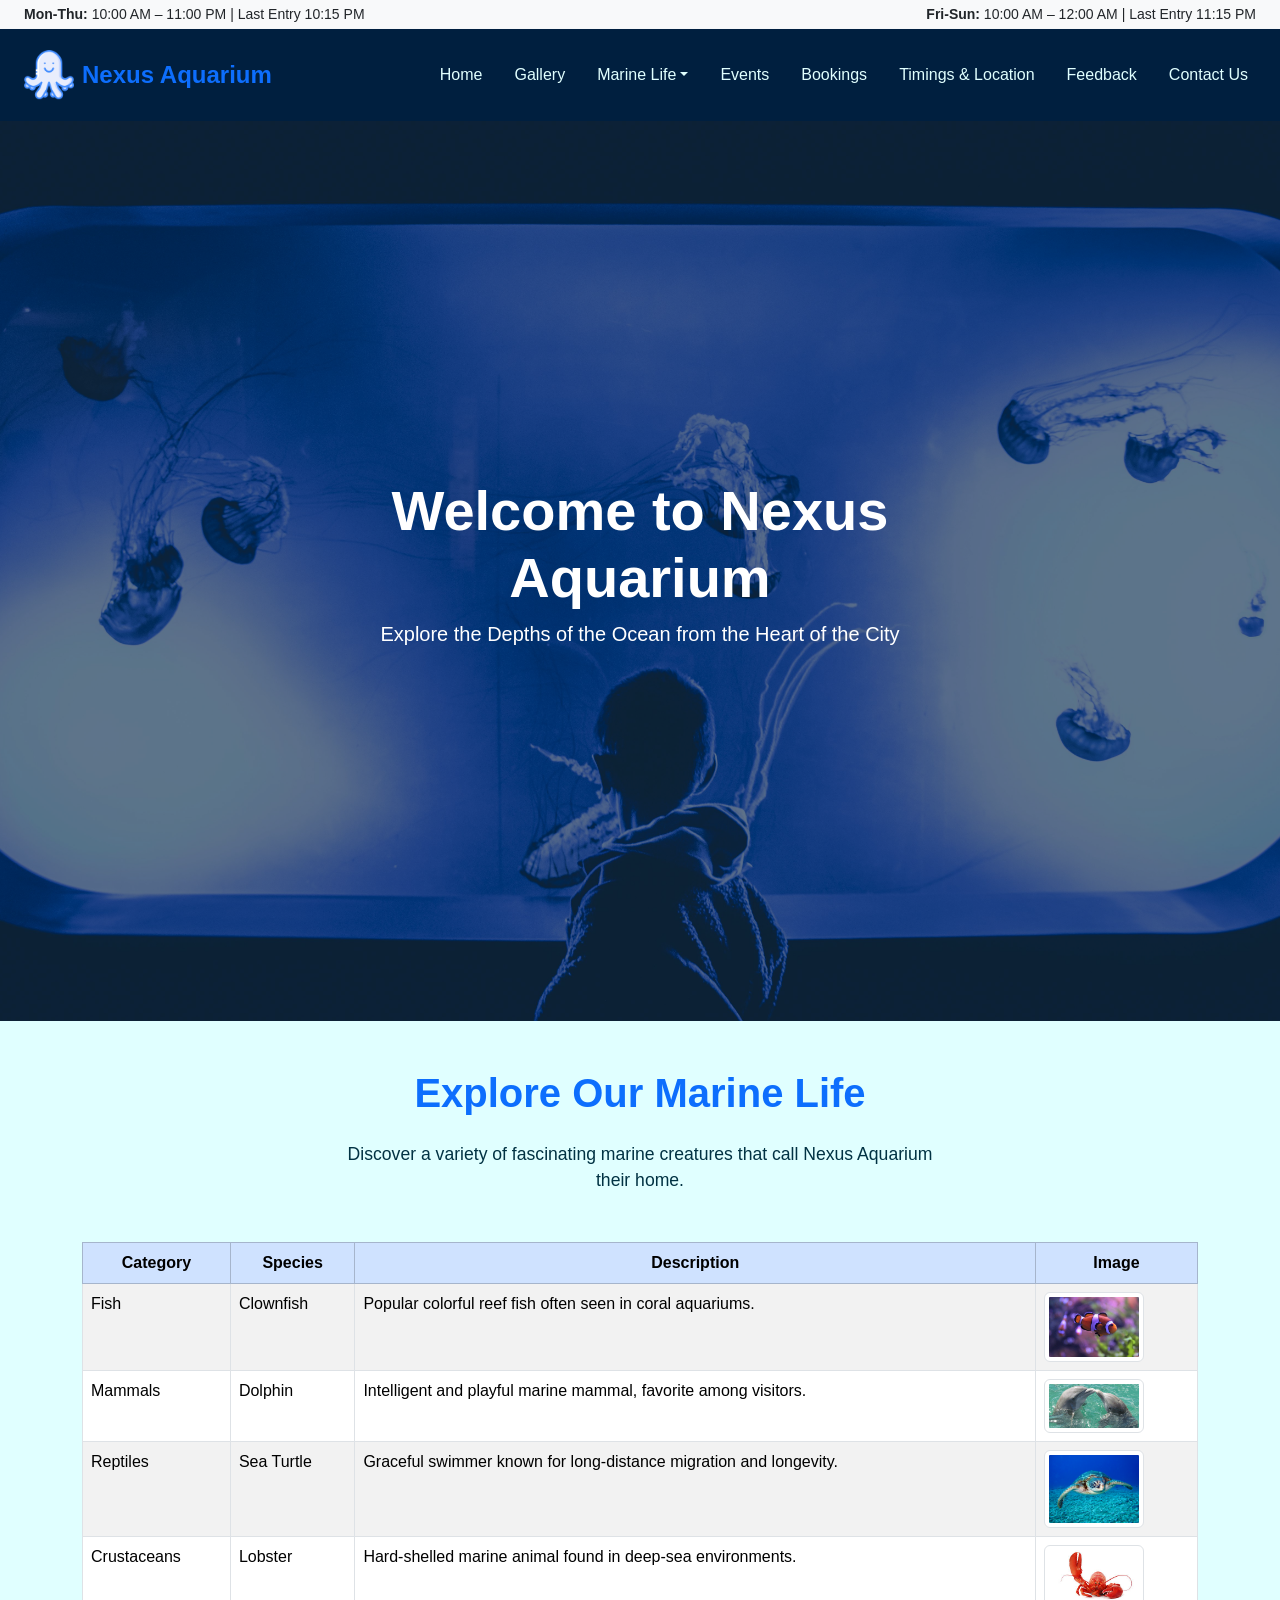
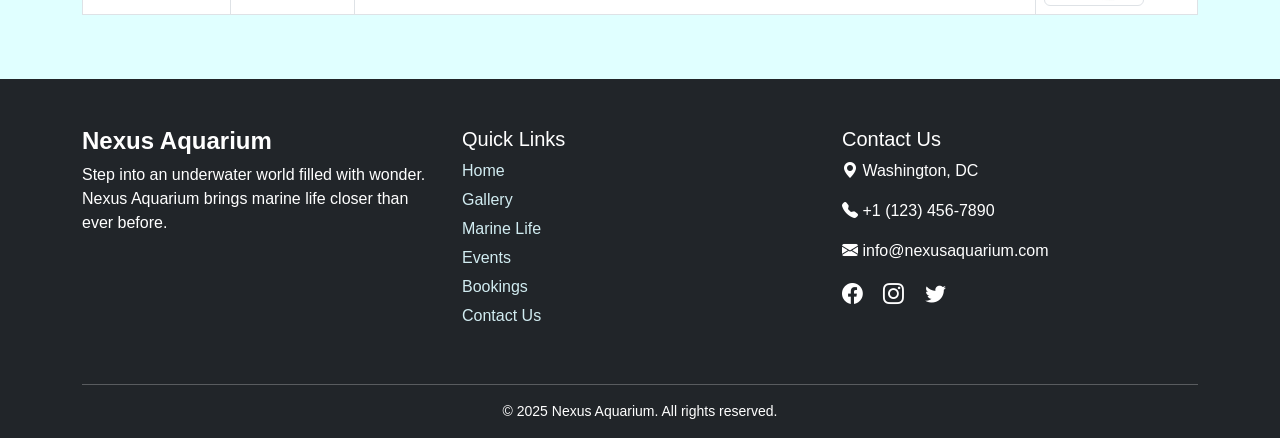
<file: index.html>
<!DOCTYPE html>
<html lang="en">
<head>
  <meta charset="UTF-8" />
  <meta name="viewport" content="width=device-width, initial-scale=1.0" />
  <title>Nexus Aquarium</title>
  <link href="https://cdn.jsdelivr.net/npm/bootstrap@5.3.3/dist/css/bootstrap.min.css" rel="stylesheet">
  <link href="https://cdn.jsdelivr.net/npm/bootstrap-icons@1.10.5/font/bootstrap-icons.css" rel="stylesheet">
  <link rel="stylesheet" href="./style.css">
</head>
<body>

<!-- Top Bar -->
<div class="topbar d-flex justify-content-between align-items-center px-4 py-1 text-dark small bg-light">
  <div>
    <strong>Mon-Thu:</strong> 10:00 AM – 11:00 PM | Last Entry 10:15 PM
  </div>
  <div>
    <strong>Fri-Sun:</strong> 10:00 AM – 12:00 AM | Last Entry 11:15 PM
  </div>
</div>

<!-- Main Navbar -->
<nav class="navbar navbar-expand-lg navbar-dark custom-navbar shadow-sm py-3">
  <div class="container-fluid px-4">
    <a class="navbar-brand d-flex align-items-center" href="#">
     <img src="./assets/octopus_5517980.png" alt="Logo" class="logo me-2">
      <span class="fw-bold text-primary fs-4">Nexus Aquarium</span>
    </a>
    <button class="navbar-toggler" type="button" data-bs-toggle="collapse" data-bs-target="#navbarMain">
      <span class="navbar-toggler-icon"></span>
    </button>

    <div class="collapse navbar-collapse" id="navbarMain">
      <ul class="navbar-nav ms-auto gap-3">
        <li class="nav-item"><a class="nav-link" href="./index.html">Home</a></li>
        <li class="nav-item"><a class="nav-link" href="./gallery.html">Gallery</a></li>

        <li class="nav-item dropdown">
          <a class="nav-link dropdown-toggle" href="#" role="button" data-bs-toggle="dropdown">Marine Life</a>
          <ul class="dropdown-menu dropdown-menu-light">
            <li><a class="dropdown-item" href="./fish.html">Fish</a></li>
            <li><a class="dropdown-item" href="./mamals.html">Mammals</a></li>
            <li><a class="dropdown-item" href="./reptiles.html">Reptiles</a></li>
            <li><a class="dropdown-item" href="./crustaoceans.html">Crustaceans</a></li>
          </ul>
        </li>

          <li class="nav-item dropdown">
            <a class="nav-link" href="./event.html" role="button" >Events</a>
          </li>

        <li class="nav-item"><a class="nav-link" href="./booking.html">Bookings</a></li>
        <li class="nav-item"><a class="nav-link" href="./timing-location.html">Timings & Location</a></li>
        <li class="nav-item"><a class="nav-link" href="./feedback.html">Feedback</a></li>
        <li class="nav-item"><a class="nav-link" href="./contact-us.html">Contact Us</a></li>
      </ul>
    </div>
  </div>
</nav>
<!-- Hero Section -->
<section class="hero-section d-flex align-items-center justify-content-center text-center text-white">
  <div class="overlay"></div>
  <div class="hero-content position-relative">
  <h1 class="display-4 fw-bold animate-slide-up">Welcome to Nexus Aquarium</h1>
  <p class="lead animate-fade-in-delay">Explore the Depths of the Ocean from the Heart of the City</p>
</div>

  </div>
</section>

<!-- Marine Life Section -->
<section class="marine-life-section py-5">
  <div class="container">
    <h2 class="text-center text-primary fw-bold mb-4">Explore Our Marine Life</h2>
    <p class="text-center mb-5">Discover a variety of fascinating marine creatures that call Nexus Aquarium their home.</p>

    <div class="table-responsive">
      <table class="table table-bordered table-striped animate-slide-in">
        <thead class="table-primary text-center">
          <tr>
            <th>Category</th>
            <th>Species</th>
            <th>Description</th>
            <th>Image</th>
          </tr>
        </thead>
        <tbody>
          <tr>
            <td>Fish</td>
            <td>Clownfish</td>
            <td>Popular colorful reef fish often seen in coral aquariums.</td>
            <td><img src="./assets/clownfish.jpg" alt="Clownfish" class="img-thumbnail" width="100"></td>
          </tr>
          <tr>
            <td>Mammals</td>
            <td>Dolphin</td>
            <td>Intelligent and playful marine mammal, favorite among visitors.</td>
            <td><img src="./assets/dolphin-1974975_1280.jpg" alt="Dolphin" class="img-thumbnail" width="100"></td>
          </tr>
          <tr>
            <td>Reptiles</td>
            <td>Sea Turtle</td>
            <td>Graceful swimmer known for long-distance migration and longevity.</td>
            <td><img src="./assets/turtle.jpg" alt="Sea Turtle" class="img-thumbnail" width="100"></td>
          </tr>
          <tr>
            <td>Crustaceans</td>
            <td>Lobster</td>
            <td>Hard-shelled marine animal found in deep-sea environments.</td>
            <td><img src="./assets/lobster.jpeg" alt="Lobster" class="img-thumbnail" width="100"></td>
          </tr>
        </tbody>
      </table>
    </div>
  </div>
</section>
<!-- Footer -->
<footer class="footer-section bg-dark text-white pt-5 pb-3">
  <div class="container">
    <div class="row">
      <!-- Logo & About -->
      <div class="col-md-4 mb-4">
        <h4 class="fw-bold">Nexus Aquarium</h4>
        <p>Step into an underwater world filled with wonder. Nexus Aquarium brings marine life closer than ever before.</p>
      </div>

      <!-- Quick Links -->
      <div class="col-md-4 mb-4">
        <h5>Quick Links</h5>
        <ul class="list-unstyled">
          <li><a href="#" class="footer-link">Home</a></li>
          <li><a href="#" class="footer-link">Gallery</a></li>
          <li><a href="#" class="footer-link">Marine Life</a></li>
          <li><a href="#" class="footer-link">Events</a></li>
          <li><a href="#" class="footer-link">Bookings</a></li>
          <li><a href="#" class="footer-link">Contact Us</a></li>
        </ul>
      </div>

      <!-- Contact Info -->
      <div class="col-md-4 mb-4">
        <h5>Contact Us</h5>
        <p><i class="bi bi-geo-alt-fill"></i> Washington, DC</p>
        <p><i class="bi bi-telephone-fill"></i> +1 (123) 456-7890</p>
        <p><i class="bi bi-envelope-fill"></i> info@nexusaquarium.com</p>
        <div class="social-icons mt-3">
          <a href="#"><i class="bi bi-facebook text-white me-3"></i></a>
          <a href="#"><i class="bi bi-instagram text-white me-3"></i></a>
          <a href="#"><i class="bi bi-twitter text-white"></i></a>
        </div>
      </div>
    </div>

    <hr class="bg-light" />
    <div class="text-center small">
      &copy; 2025 Nexus Aquarium. All rights reserved.
    </div>
  </div>
</footer>




<script src="https://cdn.jsdelivr.net/npm/bootstrap@5.3.3/dist/js/bootstrap.bundle.min.js"></script>
</body>
</html>
</file>
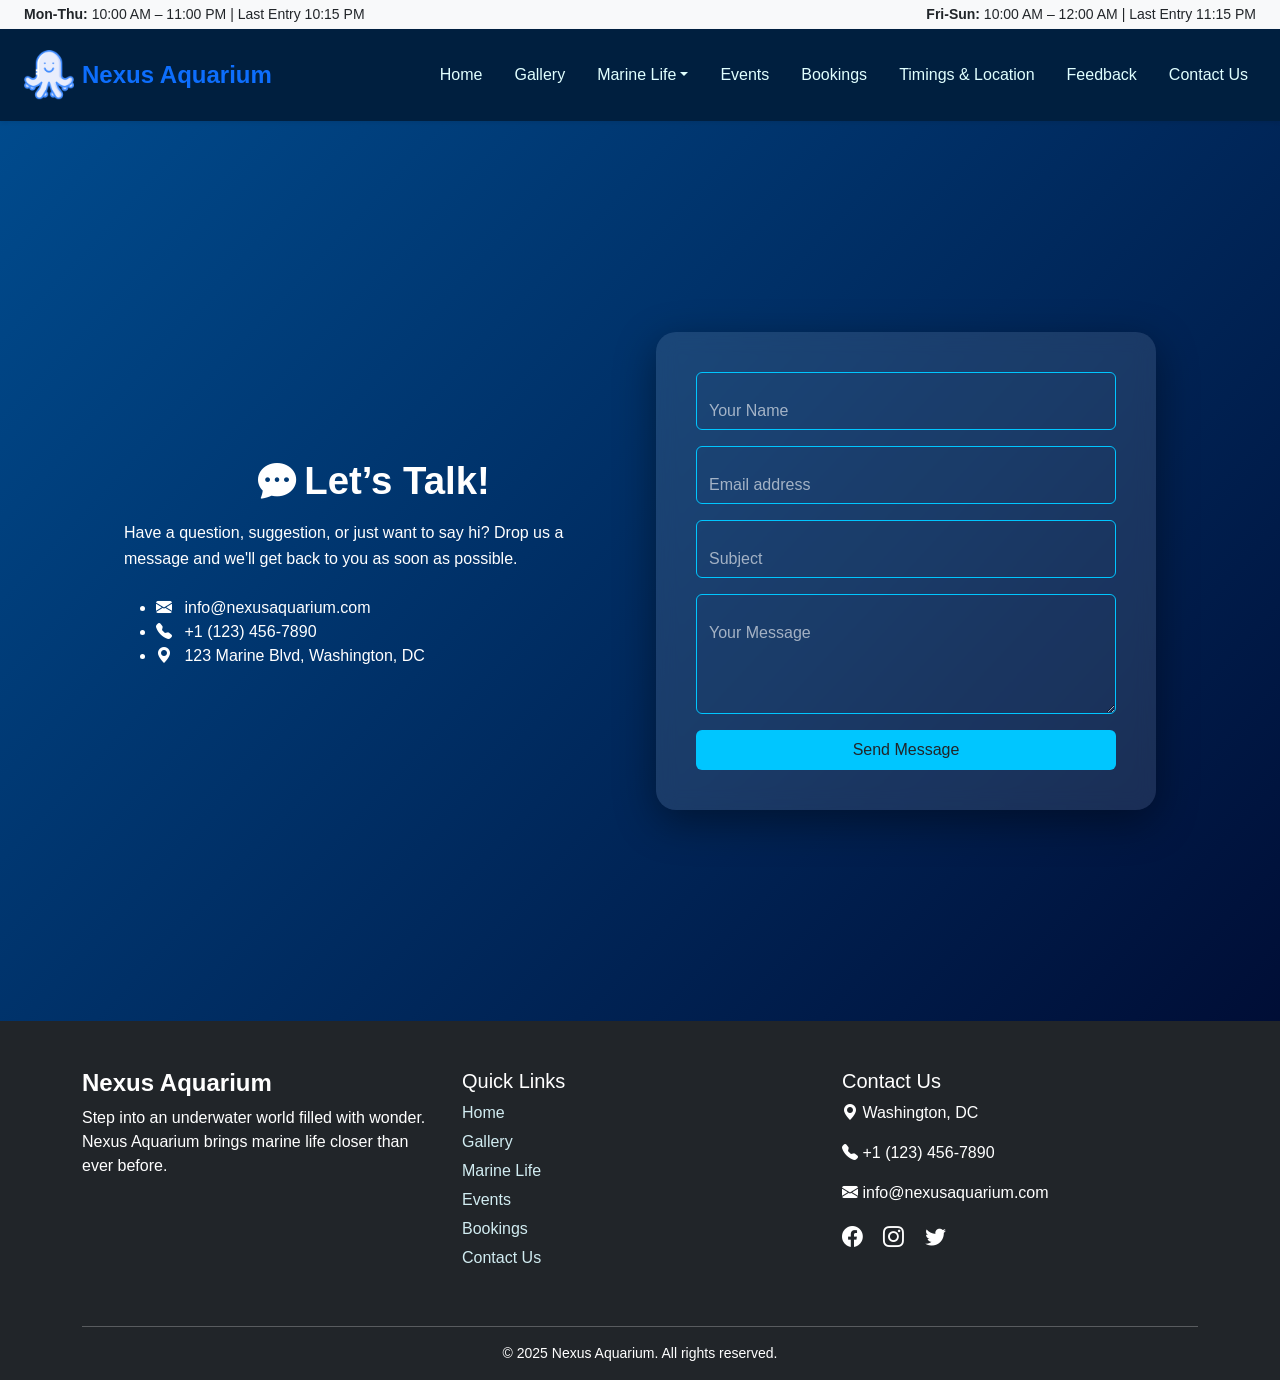
<file: contact-us.html>
<!DOCTYPE html>
<html lang="en">
<head>
  <meta charset="UTF-8">
  <title>Contact Us | Nexus Aquarium</title>
  <meta name="viewport" content="width=device-width, initial-scale=1" />
  <link href="https://cdn.jsdelivr.net/npm/bootstrap@5.3.3/dist/css/bootstrap.min.css" rel="stylesheet">
  <link href="https://cdn.jsdelivr.net/npm/bootstrap-icons@1.10.5/font/bootstrap-icons.css" rel="stylesheet">
    <link rel="stylesheet" href="./style.css">
  <style>
    body {
      margin: 0;
      background: linear-gradient(to bottom right, #004e92, #000428);
      font-family: 'Segoe UI', sans-serif;
      color: #fff;
    }

    .contact-container {
      display: flex;
      flex-wrap: wrap;
      min-height: 100vh;
      align-items: center;
      justify-content: center;
      padding: 60px 20px;
      gap: 2rem;
    }

    .info-panel {
      flex: 1;
      max-width: 500px;
    }

    .info-panel h2 {
      font-size: 2.4rem;
      font-weight: bold;
      margin-bottom: 1rem;
    }

    .info-panel p {
      font-size: 1rem;
      line-height: 1.6;
    }

    .form-card {
      background: rgba(255, 255, 255, 0.1);
      backdrop-filter: blur(10px);
      border-radius: 20px;
      padding: 40px;
      flex: 1;
      max-width: 500px;
      box-shadow: 0 12px 40px rgba(0, 0, 0, 0.4);
    }

    .form-floating > .form-control {
      background-color: transparent;
      color: white;
      border: 1px solid #00c6ff;
    }

    .form-floating > label {
      color: rgba(255, 255, 255, 0.6);
    }

    .form-control:focus {
      border-color: #00c6ff;
      box-shadow: 0 0 0 0.2rem rgba(0,198,255,0.25);
    }

    .btn-submit {
      background-color: #00c6ff;
      border: none;
    }

    .btn-submit:hover {
      background-color: #00a6d6;
    }

    .error {
      color: #ffb3b3;
      font-size: 0.85rem;
      margin-top: 4px;
      display: none;
    }

    @media (max-width: 768px) {
      .contact-container {
        flex-direction: column;
      }
    }
  </style>
</head>
<body>
    <!-- Top Bar -->
<div class="topbar d-flex justify-content-between align-items-center px-4 py-1 text-dark small bg-light">
  <div>
    <strong>Mon-Thu:</strong> 10:00 AM – 11:00 PM | Last Entry 10:15 PM
  </div>
  <div>
    <strong>Fri-Sun:</strong> 10:00 AM – 12:00 AM | Last Entry 11:15 PM
  </div>
</div>

<!-- Main Navbar -->
<nav class="navbar navbar-expand-lg navbar-dark custom-navbar shadow-sm py-3">
  <div class="container-fluid px-4">
    <a class="navbar-brand d-flex align-items-center" href="#">
     <img src="./assets/octopus_5517980.png" alt="Logo" class="logo me-2">
      <span class="fw-bold text-primary fs-4">Nexus Aquarium</span>
    </a>
    <button class="navbar-toggler" type="button" data-bs-toggle="collapse" data-bs-target="#navbarMain">
      <span class="navbar-toggler-icon"></span>
    </button>

    <div class="collapse navbar-collapse" id="navbarMain">
      <ul class="navbar-nav ms-auto gap-3">
        <li class="nav-item"><a class="nav-link" href="./index.html">Home</a></li>
        <li class="nav-item"><a class="nav-link" href="./gallery.html">Gallery</a></li>

        <li class="nav-item dropdown">
          <a class="nav-link dropdown-toggle" href="#" role="button" data-bs-toggle="dropdown">Marine Life</a>
          <ul class="dropdown-menu dropdown-menu-light">
            <li><a class="dropdown-item" href="./fish.html">Fish</a></li>
            <li><a class="dropdown-item" href="./mamals.html">Mammals</a></li>
            <li><a class="dropdown-item" href="./reptiles.html">Reptiles</a></li>
            <li><a class="dropdown-item" href="./crustaoceans.html">Crustaceans</a></li>
          </ul>
        </li>

          <li class="nav-item dropdown">
            <a class="nav-link" href="./event.html" role="button" >Events</a>
          </li>

        <li class="nav-item"><a class="nav-link" href="./booking.html">Bookings</a></li>
        <li class="nav-item"><a class="nav-link" href="./timing-location.html">Timings & Location</a></li>
        <li class="nav-item"><a class="nav-link" href="./feedback.html">Feedback</a></li>
        <li class="nav-item"><a class="nav-link" href="./contact-us.html">Contact Us</a></li>
      </ul>
    </div>
  </div>
</nav>

<div class="contact-container">

  <!-- Info Panel -->
  <div class="info-panel">
    <h2><i class="bi bi-chat-dots-fill me-2"></i>Let’s Talk!</h2>
    <p>Have a question, suggestion, or just want to say hi? Drop us a message and we'll get back to you as soon as possible.</p>
    <ul class="mt-4">
      <li><i class="bi bi-envelope-fill me-2"></i> info@nexusaquarium.com</li>
      <li><i class="bi bi-telephone-fill me-2"></i> +1 (123) 456-7890</li>
      <li><i class="bi bi-geo-alt-fill me-2"></i> 123 Marine Blvd, Washington, DC</li>
    </ul>
  </div>

  <!-- Form Panel -->
  <div class="form-card">
    <form id="contactForm" novalidate>
      <div class="form-floating mb-3">
        <input type="text" class="form-control" id="name" placeholder="Your Name" required>
        <label for="name">Your Name</label>
        <div class="error" id="nameError">Please enter your name</div>
      </div>

      <div class="form-floating mb-3">
        <input type="email" class="form-control" id="email" placeholder="name@example.com" required>
        <label for="email">Email address</label>
        <div class="error" id="emailError">Please enter a valid email</div>
      </div>

      <div class="form-floating mb-3">
        <input type="text" class="form-control" id="subject" placeholder="Subject" required>
        <label for="subject">Subject</label>
        <div class="error" id="subjectError">Subject can't be empty</div>
      </div>

      <div class="form-floating mb-3">
        <textarea class="form-control" placeholder="Leave a message here" id="message" style="height: 120px" required></textarea>
        <label for="message">Your Message</label>
        <div class="error" id="messageError">Message is required</div>
      </div>

      <div class="text-end">
        <button type="submit" class="btn btn-submit px-4 py-2">Send Message</button>
      </div>
    </form>
  </div>
</div>
<!-- Footer -->
<footer class="footer-section bg-dark text-white pt-5 pb-3">
  <div class="container">
    <div class="row">
      <!-- Logo & About -->
      <div class="col-md-4 mb-4">
        <h4 class="fw-bold">Nexus Aquarium</h4>
        <p>Step into an underwater world filled with wonder. Nexus Aquarium brings marine life closer than ever before.</p>
      </div>

      <!-- Quick Links -->
      <div class="col-md-4 mb-4">
        <h5>Quick Links</h5>
        <ul class="list-unstyled">
          <li><a href="#" class="footer-link">Home</a></li>
          <li><a href="#" class="footer-link">Gallery</a></li>
          <li><a href="#" class="footer-link">Marine Life</a></li>
          <li><a href="#" class="footer-link">Events</a></li>
          <li><a href="#" class="footer-link">Bookings</a></li>
          <li><a href="#" class="footer-link">Contact Us</a></li>
        </ul>
      </div>

      <!-- Contact Info -->
      <div class="col-md-4 mb-4">
        <h5>Contact Us</h5>
        <p><i class="bi bi-geo-alt-fill"></i> Washington, DC</p>
        <p><i class="bi bi-telephone-fill"></i> +1 (123) 456-7890</p>
        <p><i class="bi bi-envelope-fill"></i> info@nexusaquarium.com</p>
        <div class="social-icons mt-3">
          <a href="#"><i class="bi bi-facebook text-white me-3"></i></a>
          <a href="#"><i class="bi bi-instagram text-white me-3"></i></a>
          <a href="#"><i class="bi bi-twitter text-white"></i></a>
        </div>
      </div>
    </div>

    <hr class="bg-light" />
    <div class="text-center small">
      &copy; 2025 Nexus Aquarium. All rights reserved.
    </div>
  </div>
</footer>

<script src="https://cdn.jsdelivr.net/npm/bootstrap@5.3.3/dist/js/bootstrap.bundle.min.js"></script>
<script>
  // JavaScript Validation
  const form = document.getElementById('contactForm');

  form.addEventListener('submit', function (e) {
    e.preventDefault();
    let valid = true;

    // Reset error messages
    document.querySelectorAll('.error').forEach(el => el.style.display = 'none');

    // Validate Name
    const name = document.getElementById('name');
    if (!name.value.trim()) {
      valid = false;
      document.getElementById('nameError').style.display = 'block';
    }

    // Validate Email
    const email = document.getElementById('email');
    const emailRegex = /^[^\s@]+@[^\s@]+\.[^\s@]+$/;
    if (!emailRegex.test(email.value)) {
      valid = false;
      document.getElementById('emailError').style.display = 'block';
    }

    // Validate Subject
    const subject = document.getElementById('subject');
    if (!subject.value.trim()) {
      valid = false;
      document.getElementById('subjectError').style.display = 'block';
    }

    // Validate Message
    const message = document.getElementById('message');
    if (!message.value.trim()) {
      valid = false;
      document.getElementById('messageError').style.display = 'block';
    }

    // If all valid
    if (valid) {
      alert('Thank you! Your message has been sent successfully.');
      form.reset();
    }
  });
</script>

</body>
</html>
</file>
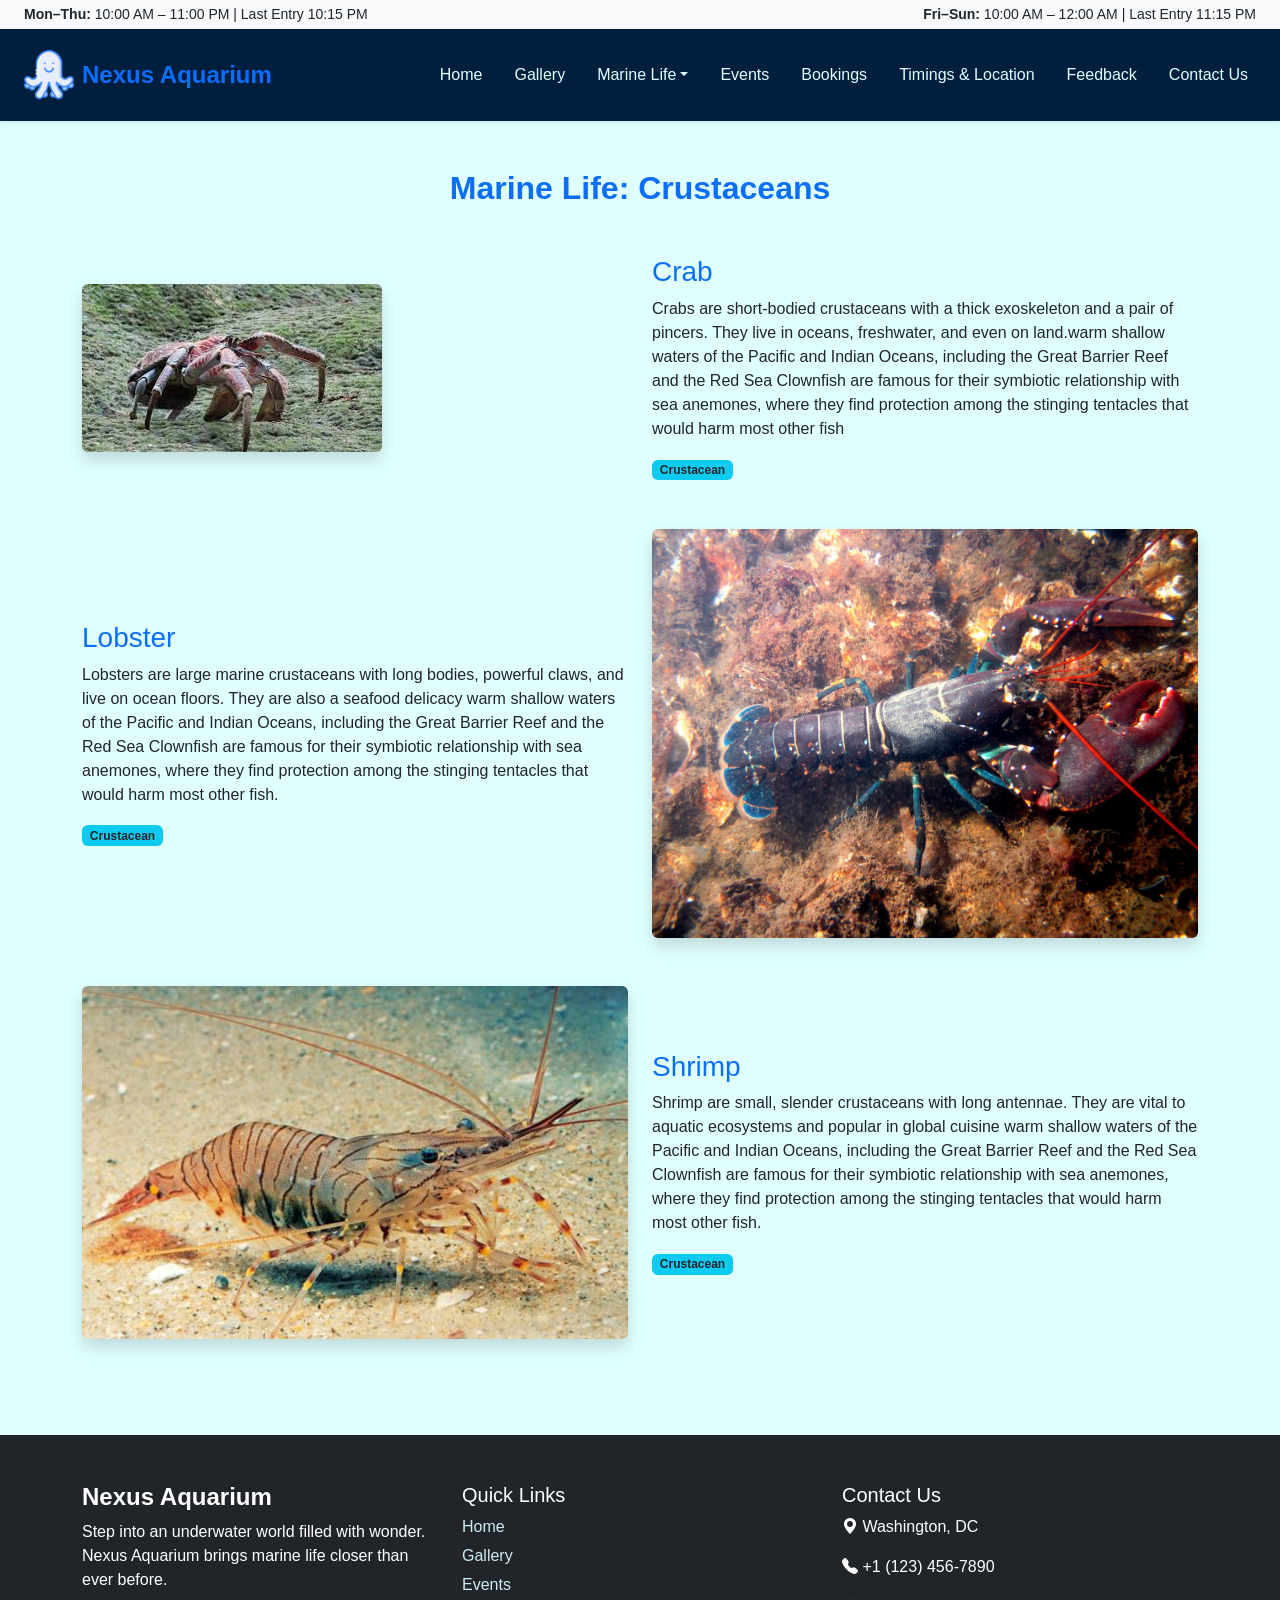
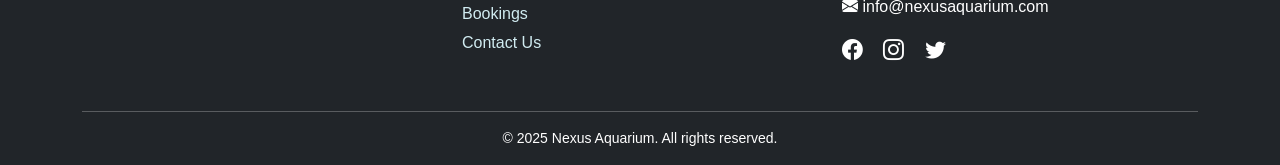
<file: crustaoceans.html>
<!DOCTYPE html>
<html lang="en">
<head>
  <meta charset="UTF-8" />
  <meta name="viewport" content="width=device-width, initial-scale=1.0" />
  <title>Nexus Aquarium</title>
  <link href="https://cdn.jsdelivr.net/npm/bootstrap@5.3.3/dist/css/bootstrap.min.css" rel="stylesheet">
  <link href="https://cdn.jsdelivr.net/npm/bootstrap-icons@1.10.5/font/bootstrap-icons.css" rel="stylesheet">
  <link rel="stylesheet" href="./style.css">
</head>
<body>

<!-- Top Bar -->
<div class="topbar d-flex justify-content-between align-items-center px-4 py-1 text-dark small bg-light">
  <div><strong>Mon–Thu:</strong> 10:00 AM – 11:00 PM | Last Entry 10:15 PM</div>
  <div><strong>Fri–Sun:</strong> 10:00 AM – 12:00 AM | Last Entry 11:15 PM</div>
</div>

<!-- Navbar -->
<nav class="navbar navbar-expand-lg navbar-dark custom-navbar shadow-sm py-3">
  <div class="container-fluid px-4">
    <a class="navbar-brand d-flex align-items-center" href="./index.html">
      <img src="./assets/octopus_5517980.png" alt="Logo" class="logo me-2">
      <span class="fw-bold text-primary fs-4">Nexus Aquarium</span>
    </a>
    <button class="navbar-toggler" type="button" data-bs-toggle="collapse" data-bs-target="#navbarMain">
      <span class="navbar-toggler-icon"></span>
    </button>

    <div class="collapse navbar-collapse" id="navbarMain">
      <ul class="navbar-nav ms-auto gap-3">
        <li class="nav-item"><a class="nav-link" href="./index.html">Home</a></li>
        <li class="nav-item"><a class="nav-link" href="./gallery.html">Gallery</a></li>

        <li class="nav-item dropdown">
          <a class="nav-link dropdown-toggle" href="#" role="button" data-bs-toggle="dropdown">Marine Life</a>
          <ul class="dropdown-menu dropdown-menu-light">
            <li><a class="dropdown-item" href="./fish.html">Fish</a></li>
            <li><a class="dropdown-item" href="./mamals.html">Mammals</a></li>
            <li><a class="dropdown-item" href="./reptiles.html">Reptiles</a></li>
            <li><a class="dropdown-item" href="./crustaoceans.html">Crustaceans</a></li>
          </ul>
        </li>

        <li class="nav-item"><a class="nav-link" href="./event.html">Events</a></li>
        <li class="nav-item"><a class="nav-link" href="./booking.html">Bookings</a></li>
        <li class="nav-item"><a class="nav-link" href="./timing-location.html">Timings & Location</a></li>
        <li class="nav-item"><a class="nav-link" href="./feedback.html">Feedback</a></li>
        <li class="nav-item"><a class="nav-link" href="./contact-us.html">Contact Us</a></li>
      </ul>
    </div>
  </div>
</nav>

<!-- Crustaceans Section -->
<section class="crustaceans-section py-5">
  <div class="container">
    <h2 class="text-center text-primary fw-bold mb-5">Marine Life: Crustaceans</h2>

    <!-- Crab -->
    <div class="row align-items-center mb-5">
      <div class="col-md-6">
        <img src="./assets/crab.jpg" alt="Crab" class="img-fluid rounded shadow">
      </div>
      <div class="col-md-6">
        <h3 class="text-primary">Crab</h3>
        <p>Crabs are short-bodied crustaceans with a thick exoskeleton and a pair of pincers. They live in oceans, freshwater, and even on land.warm shallow waters of the Pacific and Indian Oceans, including the Great Barrier Reef and the Red Sea
Clownfish are famous for their symbiotic relationship with sea anemones, where they find protection among the stinging tentacles that would harm most other fish</p>
        <span class="badge bg-info text-dark">Crustacean</span>
      </div>
    </div>

    <!-- Lobster -->
    <div class="row align-items-center mb-5 flex-md-row-reverse">
      <div class="col-md-6">
        <img src="./assets/lobsteer.jpg" alt="Lobster" class="img-fluid rounded shadow">
      </div>
      <div class="col-md-6">
        <h3 class="text-primary">Lobster</h3>
        <p>Lobsters are large marine crustaceans with long bodies, powerful claws, and live on ocean floors. They are also a seafood delicacy warm shallow waters of the Pacific and Indian Oceans, including the Great Barrier Reef and the Red Sea
Clownfish are famous for their symbiotic relationship with sea anemones, where they find protection among the stinging tentacles that would harm most other fish.</p>
        <span class="badge bg-info text-dark">Crustacean</span>
      </div>
    </div>

    <!-- Shrimp -->
    <div class="row align-items-center mb-5">
      <div class="col-md-6">
        <img src="./assets/shrimp.jpg" alt="Shrimp" class="img-fluid rounded shadow">
      </div>
      <div class="col-md-6">
        <h3 class="text-primary">Shrimp</h3>
        <p>Shrimp are small, slender crustaceans with long antennae. They are vital to aquatic ecosystems and popular in global cuisine warm shallow waters of the Pacific and Indian Oceans, including the Great Barrier Reef and the Red Sea
Clownfish are famous for their symbiotic relationship with sea anemones, where they find protection among the stinging tentacles that would harm most other fish.</p>
        <span class="badge bg-info text-dark">Crustacean</span>
      </div>
    </div>
  </div>
</section>

<!-- Footer -->
<footer class="footer-section bg-dark text-white pt-5 pb-3">
  <div class="container">
    <div class="row">
      <!-- About -->
      <div class="col-md-4 mb-4">
        <h4 class="fw-bold">Nexus Aquarium</h4>
        <p>Step into an underwater world filled with wonder. Nexus Aquarium brings marine life closer than ever before.</p>
      </div>

      <!-- Quick Links -->
      <div class="col-md-4 mb-4">
        <h5>Quick Links</h5>
        <ul class="list-unstyled">
          <li><a href="./index.html" class="footer-link">Home</a></li>
          <li><a href="./gallery.html" class="footer-link">Gallery</a></li>
          <li><a href="./event.html" class="footer-link">Events</a></li>
          <li><a href="./booking.html" class="footer-link">Bookings</a></li>
          <li><a href="./contact-us.html" class="footer-link">Contact Us</a></li>
        </ul>
      </div>

      <!-- Contact Info -->
      <div class="col-md-4 mb-4">
        <h5>Contact Us</h5>
        <p><i class="bi bi-geo-alt-fill"></i> Washington, DC</p>
        <p><i class="bi bi-telephone-fill"></i> +1 (123) 456-7890</p>
        <p><i class="bi bi-envelope-fill"></i> info@nexusaquarium.com</p>
        <div class="social-icons mt-3">
          <a href="#"><i class="bi bi-facebook text-white me-3"></i></a>
          <a href="#"><i class="bi bi-instagram text-white me-3"></i></a>
          <a href="#"><i class="bi bi-twitter text-white"></i></a>
        </div>
      </div>
    </div>
    <hr class="bg-light" />
    <div class="text-center small">&copy; 2025 Nexus Aquarium. All rights reserved.</div>
  </div>
</footer>

<script src="https://cdn.jsdelivr.net/npm/bootstrap@5.3.3/dist/js/bootstrap.bundle.min.js"></script>
</body>
</html>
</file>
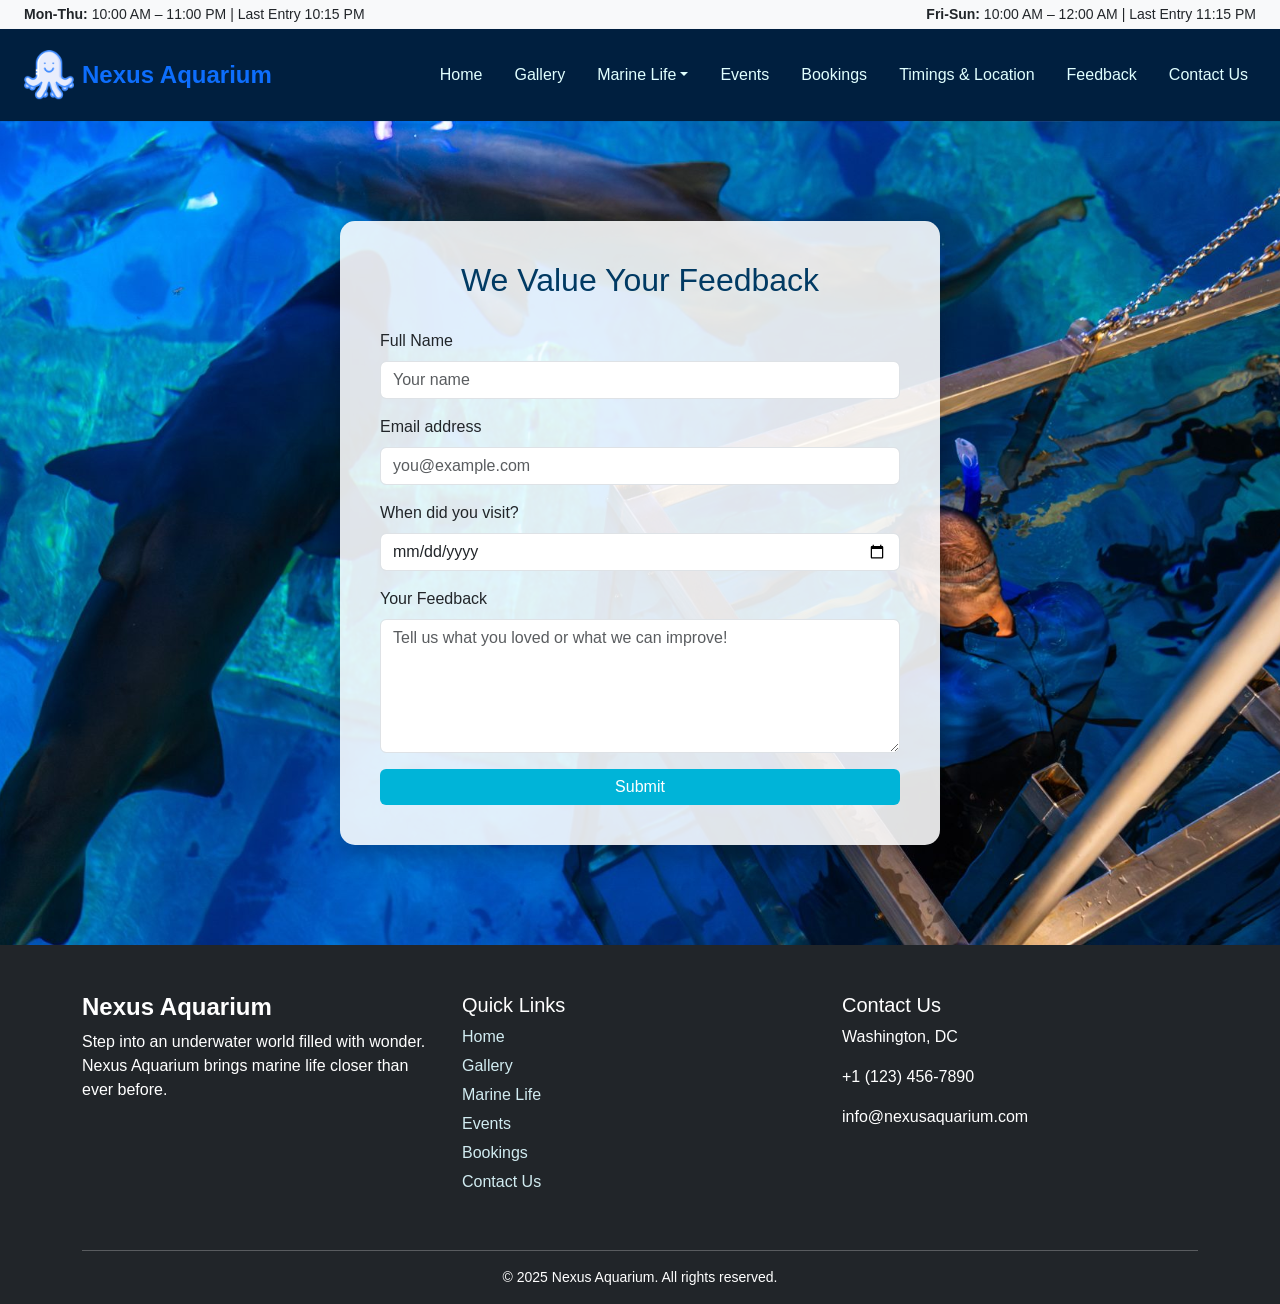
<file: feedback.html>
<!DOCTYPE html>
<html lang="en">
<head>
  <meta charset="UTF-8" />
  <title>Feedback | Nexus Aquarium</title>
  <meta name="viewport" content="width=device-width, initial-scale=1" />
  <link href="https://cdn.jsdelivr.net/npm/bootstrap@5.3.3/dist/css/bootstrap.min.css" rel="stylesheet" />
  <link rel="stylesheet" href="style.css" />
  <style>
    .feedback-section {
      background-image: url('./assets/bg1.jpg');
      background-size: cover;
      background-position: center;
      padding: 100px 0;
      position: relative;
    }

    .feedback-overlay {
      background: rgba(255, 255, 255, 0.88);
      max-width: 600px;
      margin: auto;
      padding: 40px;
      border-radius: 15px;
      box-shadow: 0 10px 30px rgba(0,0,0,0.3);
    }

    .feedback-overlay h2 {
      text-align: center;
      color: #013a63;
      margin-bottom: 30px;
    }

    .form-control:focus {
      border-color: #00b4d8;
      box-shadow: 0 0 0 0.2rem rgba(0, 180, 216, 0.25);
    }

    .btn-primary {
      background-color: #00b4d8;
      border: none;
    }

    .btn-primary:hover {
      background-color: #0096c7;
    }
  </style>
</head>
<body>
  <!-- Top Bar -->
<div class="topbar d-flex justify-content-between align-items-center px-4 py-1 text-dark small bg-light">
  <div>
    <strong>Mon-Thu:</strong> 10:00 AM – 11:00 PM | Last Entry 10:15 PM
  </div>
  <div>
    <strong>Fri-Sun:</strong> 10:00 AM – 12:00 AM | Last Entry 11:15 PM
  </div>
</div>

<!-- Main Navbar -->
<nav class="navbar navbar-expand-lg navbar-dark custom-navbar shadow-sm py-3">
  <div class="container-fluid px-4">
    <a class="navbar-brand d-flex align-items-center" href="#">
     <img src="./assets/octopus_5517980.png" alt="Logo" class="logo me-2">
      <span class="fw-bold text-primary fs-4">Nexus Aquarium</span>
    </a>
    <button class="navbar-toggler" type="button" data-bs-toggle="collapse" data-bs-target="#navbarMain">
      <span class="navbar-toggler-icon"></span>
    </button>

    <div class="collapse navbar-collapse" id="navbarMain">
      <ul class="navbar-nav ms-auto gap-3">
        <li class="nav-item"><a class="nav-link" href="./index.html">Home</a></li>
        <li class="nav-item"><a class="nav-link" href="./gallery.html">Gallery</a></li>

        <li class="nav-item dropdown">
          <a class="nav-link dropdown-toggle" href="#" role="button" data-bs-toggle="dropdown">Marine Life</a>
          <ul class="dropdown-menu dropdown-menu-light">
            <li><a class="dropdown-item" href="./fish.html">Fish</a></li>
            <li><a class="dropdown-item" href="./mamals.html">Mammals</a></li>
            <li><a class="dropdown-item" href="./reptiles.html">Reptiles</a></li>
            <li><a class="dropdown-item" href="./crustaoceans.html">Crustaceans</a></li>
          </ul>
        </li>

          <li class="nav-item dropdown">
            <a class="nav-link" href="./event.html" role="button" >Events</a>
          </li>

        <li class="nav-item"><a class="nav-link" href="./booking.html">Bookings</a></li>
        <li class="nav-item"><a class="nav-link" href="./timing-location.html">Timings & Location</a></li>
        <li class="nav-item"><a class="nav-link" href="./feedback.html">Feedback</a></li>
        <li class="nav-item"><a class="nav-link" href="./contact-us.html">Contact Us</a></li>
      </ul>
    </div>
  </div>
</nav>

<section class="feedback-section">
  <div class="feedback-overlay">
    <h2>We Value Your Feedback</h2>
    <form action="#" method="POST">
      <div class="mb-3">
        <label for="name" class="form-label">Full Name</label>
        <input type="text" class="form-control" id="name" placeholder="Your name" required />
      </div>
      <div class="mb-3">
        <label for="email" class="form-label">Email address</label>
        <input type="email" class="form-control" id="email" placeholder="you@example.com" required />
      </div>
      <div class="mb-3">
        <label for="visit" class="form-label">When did you visit?</label>
        <input type="date" class="form-control" id="visit" required />
      </div>
      <div class="mb-3">
        <label for="message" class="form-label">Your Feedback</label>
        <textarea class="form-control" id="message" rows="5" placeholder="Tell us what you loved or what we can improve!" required></textarea>
      </div>
      <div class="text-center">
        <button type="submit" class="btn btn-primary px-5">Submit</button>
      </div>
    </form>
  </div>
</section>
<!-- Footer -->
<footer class="footer-section bg-dark text-white pt-5 pb-3">
  <div class="container">
    <div class="row">
      <!-- Logo & About -->
      <div class="col-md-4 mb-4">
        <h4 class="fw-bold">Nexus Aquarium</h4>
        <p>Step into an underwater world filled with wonder. Nexus Aquarium brings marine life closer than ever before.</p>
      </div>

      <!-- Quick Links -->
      <div class="col-md-4 mb-4">
        <h5>Quick Links</h5>
        <ul class="list-unstyled">
          <li><a href="#" class="footer-link">Home</a></li>
          <li><a href="#" class="footer-link">Gallery</a></li>
          <li><a href="#" class="footer-link">Marine Life</a></li>
          <li><a href="#" class="footer-link">Events</a></li>
          <li><a href="#" class="footer-link">Bookings</a></li>
          <li><a href="#" class="footer-link">Contact Us</a></li>
        </ul>
      </div>

      <!-- Contact Info -->
      <div class="col-md-4 mb-4">
        <h5>Contact Us</h5>
        <p><i class="bi bi-geo-alt-fill"></i> Washington, DC</p>
        <p><i class="bi bi-telephone-fill"></i> +1 (123) 456-7890</p>
        <p><i class="bi bi-envelope-fill"></i> info@nexusaquarium.com</p>
        <div class="social-icons mt-3">
          <a href="#"><i class="bi bi-facebook text-white me-3"></i></a>
          <a href="#"><i class="bi bi-instagram text-white me-3"></i></a>
          <a href="#"><i class="bi bi-twitter text-white"></i></a>
        </div>
      </div>
    </div>

    <hr class="bg-light" />
    <div class="text-center small">
      &copy; 2025 Nexus Aquarium. All rights reserved.
    </div>
  </div>
</footer>

<script src="https://cdn.jsdelivr.net/npm/bootstrap@5.3.3/dist/js/bootstrap.bundle.min.js"></script>
</body>
</html>
</file>
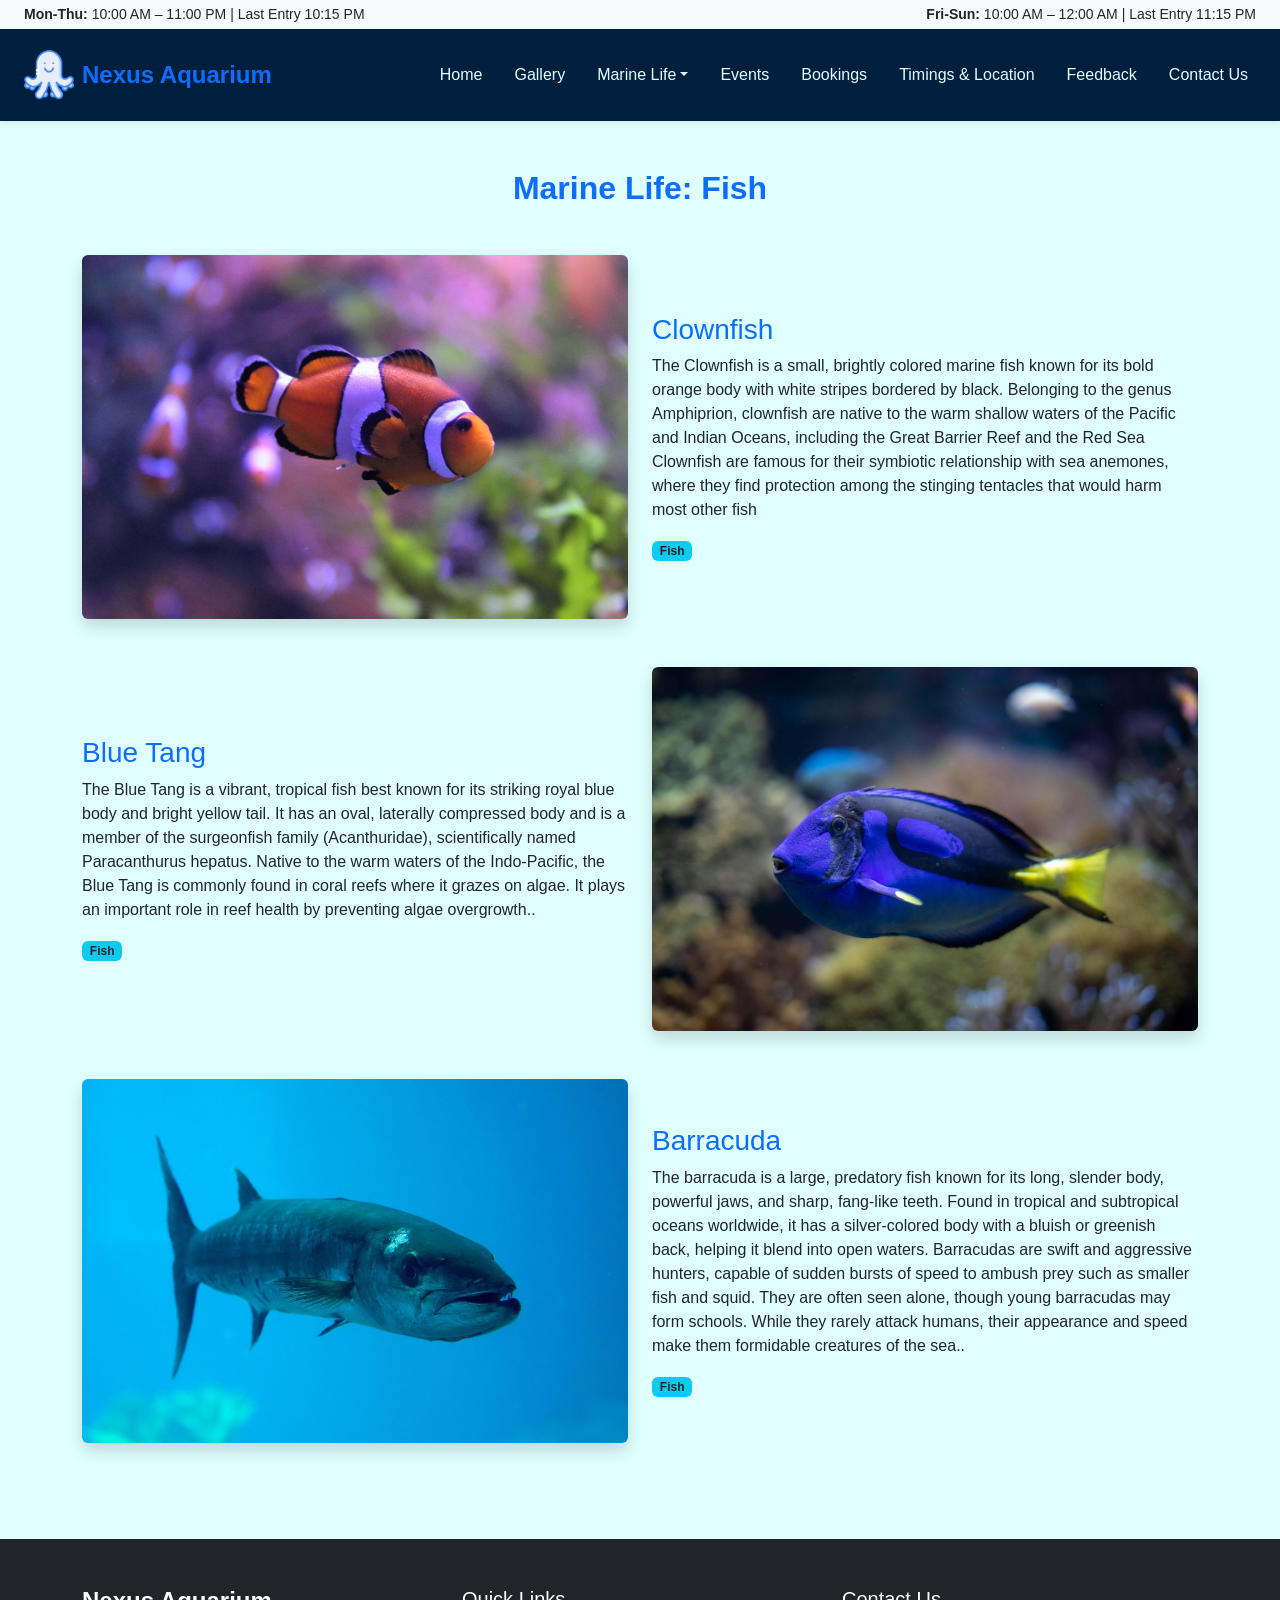
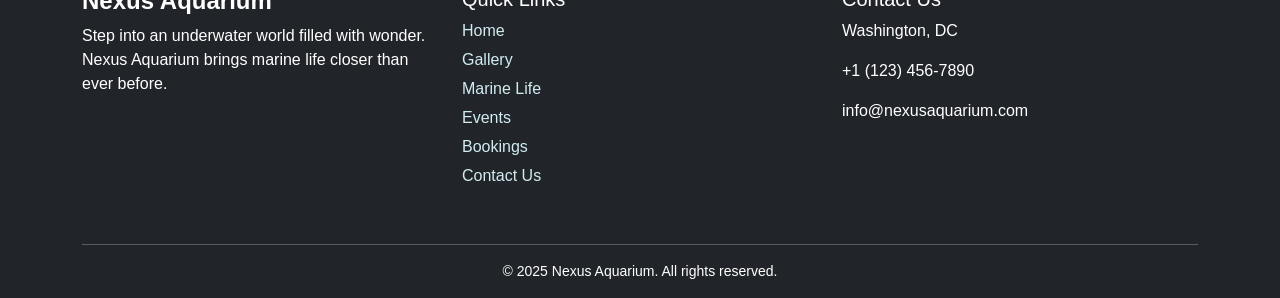
<file: fish.html>
<!DOCTYPE html>
<html lang="en">
<head>
  <meta charset="UTF-8">
  <title>Fish - Marine Life | Nexus Aquarium</title>
  <meta name="viewport" content="width=device-width, initial-scale=1.0">
  <link href="https://cdn.jsdelivr.net/npm/bootstrap@5.3.3/dist/css/bootstrap.min.css" rel="stylesheet" />
  <link rel="stylesheet" href="./style.css" />
</head>
<body>
<!-- Top Bar -->
<div class="topbar d-flex justify-content-between align-items-center px-4 py-1 text-dark small bg-light">
  <div>
    <strong>Mon-Thu:</strong> 10:00 AM – 11:00 PM | Last Entry 10:15 PM
  </div>
  <div>
    <strong>Fri-Sun:</strong> 10:00 AM – 12:00 AM | Last Entry 11:15 PM
  </div>
</div>
<!-- Main Navbar -->
<nav class="navbar navbar-expand-lg navbar-dark custom-navbar shadow-sm py-3">
  <div class="container-fluid px-4">
    <a class="navbar-brand d-flex align-items-center" href="#">
     <img src="./assets/octopus_5517980.png" alt="Logo" class="logo me-2">
      <span class="fw-bold text-primary fs-4">Nexus Aquarium</span>
    </a>
    <button class="navbar-toggler" type="button" data-bs-toggle="collapse" data-bs-target="#navbarMain">
      <span class="navbar-toggler-icon"></span>
    </button>

    <div class="collapse navbar-collapse" id="navbarMain">
      <ul class="navbar-nav ms-auto gap-3">
        <li class="nav-item"><a class="nav-link" href="./index.html">Home</a></li>
        <li class="nav-item"><a class="nav-link" href="./gallery.html">Gallery</a></li>

        <li class="nav-item dropdown">
          <a class="nav-link dropdown-toggle" href="#" role="button" data-bs-toggle="dropdown">Marine Life</a>
          <ul class="dropdown-menu dropdown-menu-light">
            <li><a class="dropdown-item" href="./fish.html">Fish</a></li>
            <li><a class="dropdown-item" href="./mamals.html">Mammals</a></li>
            <li><a class="dropdown-item" href="./reptiles.html">Reptiles</a></li>
            <li><a class="dropdown-item" href="./crustaoceans.html">Crustaceans</a></li>
          </ul>
        </li>

          <li class="nav-item dropdown">
            <a class="nav-link" href="/e-project/event.html" role="button" >Events</a>
          </li>

        <li class="nav-item"><a class="nav-link" href="./booking.html">Bookings</a></li>
        <li class="nav-item"><a class="nav-link" href="./timing-location.html">Timings & Location</a></li>
        <li class="nav-item"><a class="nav-link" href="./feedback.html">Feedback</a></li>
        <li class="nav-item"><a class="nav-link" href="./contact-us.html">Contact Us</a></li>
      </ul>
    </div>
  </div>
</nav>



<section class="py-5">
  <div class="container">
    <h2 class="text-center text-primary fw-bold mb-5">Marine Life: Fish</h2>

    <!-- Block 1: Image Left, Text Right -->
    <div class="row align-items-center mb-5 fish-section hover-fade">
      <div class="col-md-6">
        <img src="./assets/clownfish.jpg" alt="Clownfish" class="img-fluid rounded shadow">
      </div>
      <div class="col-md-6">
        <h3 class="text-primary">Clownfish</h3>
        <p>The Clownfish is a small, brightly colored marine fish known for its bold orange body with white stripes bordered by black. Belonging to the genus Amphiprion, clownfish are native to the warm shallow waters of the Pacific and Indian Oceans, including the Great Barrier Reef and the Red Sea
Clownfish are famous for their symbiotic relationship with sea anemones, where they find protection among the stinging tentacles that would harm most other fish</p>
        <span class="badge bg-info text-dark">Fish</span>
      </div>
    </div>

    <!-- Block 2: Text Left, Image Right -->
    <div class="row align-items-center mb-5 flex-md-row-reverse fish-section hover-fade">
      <div class="col-md-6">
        <img src="./assets/blue tang.jpg" alt="Blue Tang" class="img-fluid rounded shadow">
      </div>
      <div class="col-md-6">
        <h3 class="text-primary">Blue Tang</h3>
        <p>The Blue Tang is a vibrant, tropical fish best known for its striking royal blue body and bright yellow tail. It has an oval, laterally compressed body and is a member of the surgeonfish family (Acanthuridae), scientifically named Paracanthurus hepatus. Native to the warm waters of the Indo-Pacific, the Blue Tang is commonly found in coral reefs where it grazes on algae. It plays an important role in reef health by preventing algae overgrowth..</p>
        <span class="badge bg-info text-dark">Fish</span>
      </div>
    </div>

    <!-- Block 3: Image Left, Text Right -->
    <div class="row align-items-center mb-5 fish-section hover-fade">
      <div class="col-md-6">
        <img src="assets/barcuda.jpg" alt="Barracuda" class="img-fluid rounded shadow">
      </div>
      <div class="col-md-6">
        <h3 class="text-primary">Barracuda</h3>
        <p>The barracuda is a large, predatory fish known for its long, slender body, powerful jaws, and sharp, fang-like teeth. Found in tropical and subtropical oceans worldwide, it has a silver-colored body with a bluish or greenish back, helping it blend into open waters. Barracudas are swift and aggressive hunters, capable of sudden bursts of speed to ambush prey such as smaller fish and squid. They are often seen alone, though young barracudas may form schools. While they rarely attack humans, their appearance and speed make them formidable creatures of the sea..</p>
        <span class="badge bg-info text-dark">Fish</span>
      </div>
    </div>

  </div>
</section>

<!-- Footer -->
<footer class="footer-section bg-dark text-white pt-5 pb-3">
  <div class="container">
    <div class="row">
      <!-- Logo & About -->
      <div class="col-md-4 mb-4">
        <h4 class="fw-bold">Nexus Aquarium</h4>
        <p>Step into an underwater world filled with wonder. Nexus Aquarium brings marine life closer than ever before.</p>
      </div>

      <!-- Quick Links -->
      <div class="col-md-4 mb-4">
        <h5>Quick Links</h5>
        <ul class="list-unstyled">
          <li><a href="./index.html" class="footer-link">Home</a></li>
          <li><a href="./gallery.html" class="footer-link">Gallery</a></li>
          <li><a href="#" class="footer-link">Marine Life</a></li>
          <li><a href="#" class="footer-link">Events</a></li>
          <li><a href="#" class="footer-link">Bookings</a></li>
          <li><a href="./contact-us.html" class="footer-link">Contact Us</a></li>
        </ul>
      </div>

      <!-- Contact Info -->
      <div class="col-md-4 mb-4">
        <h5>Contact Us</h5>
        <p><i class="bi bi-geo-alt-fill"></i> Washington, DC</p>
        <p><i class="bi bi-telephone-fill"></i> +1 (123) 456-7890</p>
        <p><i class="bi bi-envelope-fill"></i> info@nexusaquarium.com</p>
        <div class="social-icons mt-3">
          <a href="#"><i class="bi bi-facebook text-white me-3"></i></a>
          <a href="#"><i class="bi bi-instagram text-white me-3"></i></a>
          <a href="#"><i class="bi bi-twitter text-white"></i></a>
        </div>
      </div>
    </div>

    <hr class="bg-light" />
    <div class="text-center small">
      &copy; 2025 Nexus Aquarium. All rights reserved.
    </div>
  </div>
</footer>
<script src="https://cdn.jsdelivr.net/npm/bootstrap@5.3.3/dist/js/bootstrap.bundle.min.js"></script>
</body>
</html>
</file>
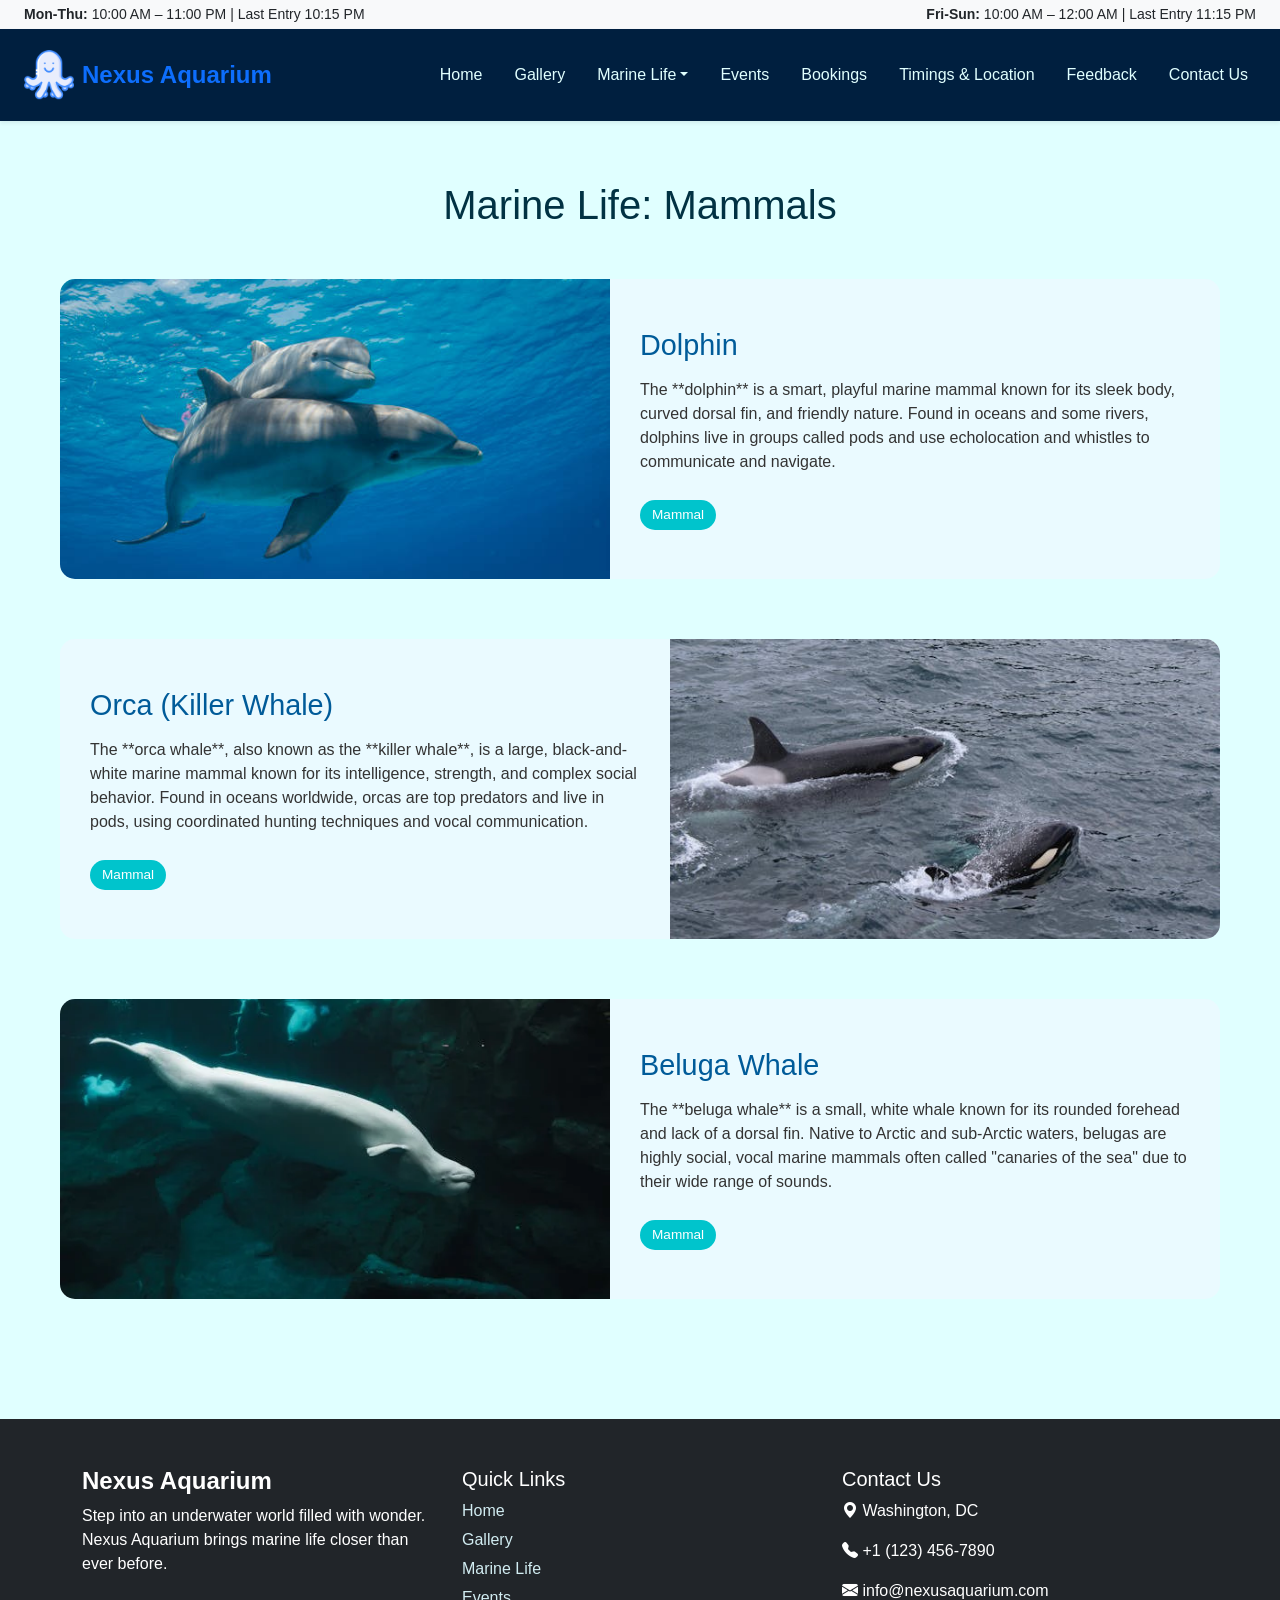
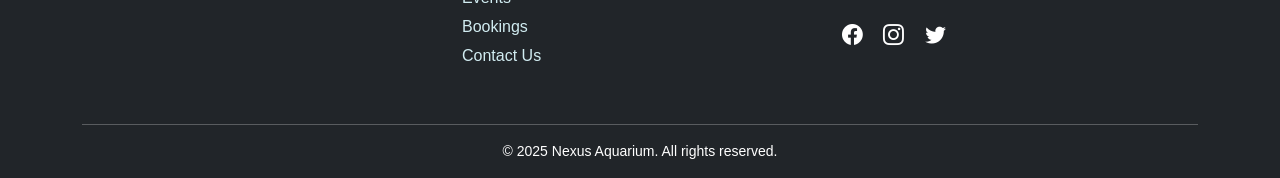
<file: mamals.html>
<!DOCTYPE html>
<html lang="en">
<head>
  <meta charset="UTF-8" />
  <meta name="viewport" content="width=device-width, initial-scale=1.0" />
  <title>Nexus Aquarium</title>
  <link href="https://cdn.jsdelivr.net/npm/bootstrap@5.3.3/dist/css/bootstrap.min.css" rel="stylesheet">
  <link href="https://cdn.jsdelivr.net/npm/bootstrap-icons@1.10.5/font/bootstrap-icons.css" rel="stylesheet">
  <link rel="stylesheet" href="./style.css">
</head>
<body>

<!-- Top Bar -->
<div class="topbar d-flex justify-content-between align-items-center px-4 py-1 text-dark small bg-light">
  <div>
    <strong>Mon-Thu:</strong> 10:00 AM – 11:00 PM | Last Entry 10:15 PM
  </div>
  <div>
    <strong>Fri-Sun:</strong> 10:00 AM – 12:00 AM | Last Entry 11:15 PM
  </div>
</div>

<!-- Main Navbar -->
<nav class="navbar navbar-expand-lg navbar-dark custom-navbar shadow-sm py-3">
  <div class="container-fluid px-4">
    <a class="navbar-brand d-flex align-items-center" href="#">
     <img src="./assets/octopus_5517980.png" alt="Logo" class="logo me-2">
      <span class="fw-bold text-primary fs-4">Nexus Aquarium</span>
    </a>
    <button class="navbar-toggler" type="button" data-bs-toggle="collapse" data-bs-target="#navbarMain">
      <span class="navbar-toggler-icon"></span>
    </button>

    <div class="collapse navbar-collapse" id="navbarMain">
      <ul class="navbar-nav ms-auto gap-3">
        <li class="nav-item"><a class="nav-link" href="./index.html">Home</a></li>
        <li class="nav-item"><a class="nav-link" href="./gallery.html">Gallery</a></li>

        <li class="nav-item dropdown">
          <a class="nav-link dropdown-toggle" href="#" role="button" data-bs-toggle="dropdown">Marine Life</a>
          <ul class="dropdown-menu dropdown-menu-light">
            <li><a class="dropdown-item" href="./fish.html">Fish</a></li>
            <li><a class="dropdown-item" href="./mamals.html">Mammals</a></li>
            <li><a class="dropdown-item" href="./reptiles.html">Reptiles</a></li>
            <li><a class="dropdown-item" href="./crustaoceans.html">Crustaceans</a></li>
          </ul>
        </li>

          <li class="nav-item dropdown">
            <a class="nav-link" href="/e-project/event.html" role="button" >Events</a>
          </li>

        <li class="nav-item"><a class="nav-link" href="./booking.html">Bookings</a></li>
        <li class="nav-item"><a class="nav-link" href="./timing-location.html">Timings & Location</a></li>
        <li class="nav-item"><a class="nav-link" href="./feedback.html">Feedback</a></li>
        <li class="nav-item"><a class="nav-link" href="./contact-us.html">Contact Us</a></li>
      </ul>
    </div>
  </div>
</nav>
<!-- 
 -->
<section class="mammals-section">
  <h2>Marine Life: Mammals</h2>

  <!-- Block 1 -->
  <div class="mammal-row">
    <div class="mammal-image">
      <img src="./assets/dolphin.jpg" alt="Dolphin">
    </div>
    <div class="mammal-text">
      <h3>Dolphin</h3>
      <p>The **dolphin** is a smart, playful marine mammal known for its sleek body, curved dorsal fin, and friendly nature. Found in oceans and some rivers, dolphins live in groups called pods and use echolocation and whistles to communicate and navigate.
</p>
      <span class="tag">Mammal</span>
    </div>
  </div>

  <!-- Block 2 -->
  <div class="mammal-row reverse">
    <div class="mammal-image">
      <img src="./assets/whale.jpeg" alt="Orca">
    </div>
    <div class="mammal-text">
      <h3>Orca (Killer Whale)</h3>
      <p>The **orca whale**, also known as the **killer whale**, is a large, black-and-white marine mammal known for its intelligence, strength, and complex social behavior. Found in oceans worldwide, orcas are top predators and live in pods, using coordinated hunting techniques and vocal communication.
</p>
      <span class="tag">Mammal</span>
    </div>
  </div>

  <!-- Block 3 -->
  <div class="mammal-row">
    <div class="mammal-image">
      <img src="./assets/beluga.webp" alt="Beluga Whale">
    </div>
    <div class="mammal-text">
      <h3>Beluga Whale</h3>
      <p>The **beluga whale** is a small, white whale known for its rounded forehead and lack of a dorsal fin. Native to Arctic and sub-Arctic waters, belugas are highly social, vocal marine mammals often called "canaries of the sea" due to their wide range of sounds.
</p>
      <span class="tag">Mammal</span>
    </div>
  </div>

</section>

<footer class="footer-section bg-dark text-white pt-5 pb-3">
  <div class="container">
    <div class="row">
      <!-- Logo & About -->
      <div class="col-md-4 mb-4">
        <h4 class="fw-bold">Nexus Aquarium</h4>
        <p>Step into an underwater world filled with wonder. Nexus Aquarium brings marine life closer than ever before.</p>
      </div>

      <!-- Quick Links -->
      <div class="col-md-4 mb-4">
        <h5>Quick Links</h5>
        <ul class="list-unstyled">
          <li><a href="#" class="footer-link">Home</a></li>
          <li><a href="#" class="footer-link">Gallery</a></li>
          <li><a href="#" class="footer-link">Marine Life</a></li>
          <li><a href="#" class="footer-link">Events</a></li>
          <li><a href="#" class="footer-link">Bookings</a></li>
          <li><a href="#" class="footer-link">Contact Us</a></li>
        </ul>
      </div>

      <!-- Contact Info -->
      <div class="col-md-4 mb-4">
        <h5>Contact Us</h5>
        <p><i class="bi bi-geo-alt-fill"></i> Washington, DC</p>
        <p><i class="bi bi-telephone-fill"></i> +1 (123) 456-7890</p>
        <p><i class="bi bi-envelope-fill"></i> info@nexusaquarium.com</p>
        <div class="social-icons mt-3">
          <a href="#"><i class="bi bi-facebook text-white me-3"></i></a>
          <a href="#"><i class="bi bi-instagram text-white me-3"></i></a>
          <a href="#"><i class="bi bi-twitter text-white"></i></a>
        </div>
      </div>
    </div>

    <hr class="bg-light" />
    <div class="text-center small">
      &copy; 2025 Nexus Aquarium. All rights reserved.
    </div>
  </div>
</footer>




<script src="https://cdn.jsdelivr.net/npm/bootstrap@5.3.3/dist/js/bootstrap.bundle.min.js"></script>
</body>
</html>
</file>
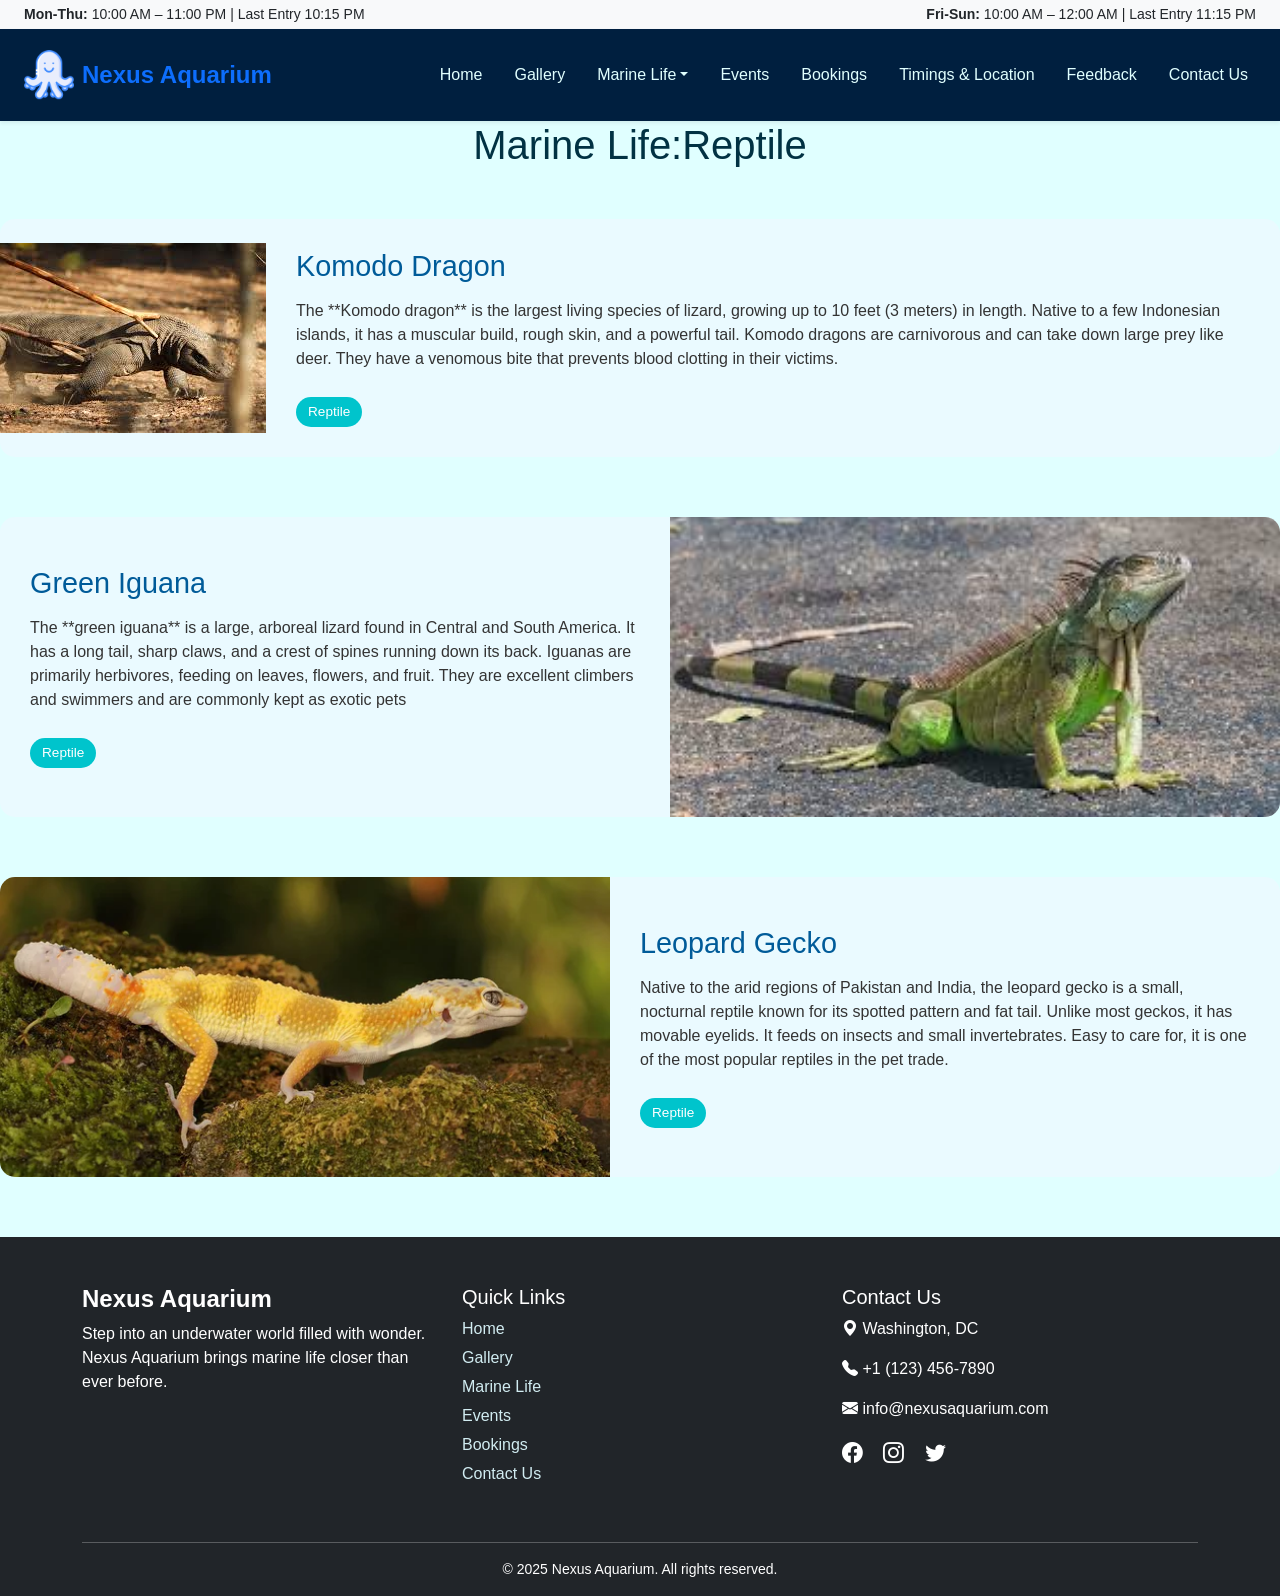
<file: reptiles.html>
<!DOCTYPE html>
<html lang="en">
<head>
  <meta charset="UTF-8" />
  <meta name="viewport" content="width=device-width, initial-scale=1.0" />
  <title>Nexus Aquarium</title>
  <link href="https://cdn.jsdelivr.net/npm/bootstrap@5.3.3/dist/css/bootstrap.min.css" rel="stylesheet">
  <link href="https://cdn.jsdelivr.net/npm/bootstrap-icons@1.10.5/font/bootstrap-icons.css" rel="stylesheet">
  <link rel="stylesheet" href="./style.css">
</head>
<body>

<!-- Top Bar -->
<div class="topbar d-flex justify-content-between align-items-center px-4 py-1 text-dark small bg-light">
  <div>
    <strong>Mon-Thu:</strong> 10:00 AM – 11:00 PM | Last Entry 10:15 PM
  </div>
  <div>
    <strong>Fri-Sun:</strong> 10:00 AM – 12:00 AM | Last Entry 11:15 PM
  </div>
</div>

<!-- Main Navbar -->
<nav class="navbar navbar-expand-lg navbar-dark custom-navbar shadow-sm py-3">
  <div class="container-fluid px-4">
    <a class="navbar-brand d-flex align-items-center" href="#">
     <img src="./assets/octopus_5517980.png" alt="Logo" class="logo me-2">
      <span class="fw-bold text-primary fs-4">Nexus Aquarium</span>
    </a>
    <button class="navbar-toggler" type="button" data-bs-toggle="collapse" data-bs-target="#navbarMain">
      <span class="navbar-toggler-icon"></span>
    </button>

    <div class="collapse navbar-collapse" id="navbarMain">
      <ul class="navbar-nav ms-auto gap-3">
        <li class="nav-item"><a class="nav-link" href="./index.html">Home</a></li>
        <li class="nav-item"><a class="nav-link" href="./gallery.html">Gallery</a></li>

        <li class="nav-item dropdown">
          <a class="nav-link dropdown-toggle" href="#" role="button" data-bs-toggle="dropdown">Marine Life</a>
          <ul class="dropdown-menu dropdown-menu-light">
            <li><a class="dropdown-item" href="./fish.html">Fish</a></li>
            <li><a class="dropdown-item" href="./mamals.html">Mammals</a></li>
            <li><a class="dropdown-item" href="./reptiles.html">Reptiles</a></li>
            <li><a class="dropdown-item" href="./crustaoceans.html">Crustaceans</a></li>
          </ul>
        </li>

          <li class="nav-item dropdown">
            <a class="nav-link" href="/e-project/event.html" role="button" >Events</a>
          </li>

        <li class="nav-item"><a class="nav-link" href="./booking.html">Bookings</a></li>
        <li class="nav-item"><a class="nav-link" href="./timing-location.html">Timings & Location</a></li>
        <li class="nav-item"><a class="nav-link" href="./feedback.html">Feedback</a></li>
        <li class="nav-item"><a class="nav-link" href="./contact-us.html">Contact Us</a></li>
      </ul>
    </div>
  </div>
</nav>
<!-- 
 -->
<section class="reptile-section">
  <h2>Marine Life:Reptile</h2>

  <!-- Block 1 -->
  <div class="reptile-row">
    <div class="reptie-image">
      <img src="./assets/komodo.jpg" alt="Komodo Dragon">
    </div>
    <div class="mammal-text">
      <h3>Komodo Dragon</h3>
    <p>The **Komodo dragon** is the largest living species of lizard, growing up to 10 feet (3 meters) in length. Native to a few Indonesian islands, it has a muscular build, rough skin, and a powerful tail. Komodo dragons are carnivorous and can take down large prey like deer. They have a venomous bite that prevents blood clotting in their victims.

</p>

      <span class="tag">Reptile</span>
    </div>
  </div>

  <!-- Block 2 -->
  <div class="reptile-row reverse">
    <div class="reptile-image">
      <img src="./assets/green iguana.jpg" alt=" Green Iguana">
    </div>
    <div class="reptile-text">
      <h3> Green Iguana</h3>
      <p>The **green iguana** is a large, arboreal lizard found in Central and South America. It has a long tail, sharp claws, and a crest of spines running down its back. Iguanas are primarily herbivores, feeding on leaves, flowers, and fruit. They are excellent climbers and swimmers and are commonly kept as exotic pets
</p>
      <span class="tag">Reptile</span>
    </div>
  </div>

  <!-- Block 3 -->
  <div class="reptile-row">
    <div class="reptile-image">
      <img src="./assets/Leopard Gecko.webp" alt="Leopard Gecko">
    </div>
    <div class="reptile-text">
      <h3>Leopard Gecko</h3>
      <p>Native to the arid regions of Pakistan and India, the leopard gecko is a small, nocturnal reptile known for its spotted pattern and fat tail. Unlike most geckos, it has movable eyelids. It feeds on insects and small invertebrates. Easy to care for, it is one of the most popular reptiles in the pet trade.
</p>
      <span class="tag">Reptile</span>
    </div>
  </div>

</section>

<footer class="footer-section bg-dark text-white pt-5 pb-3">
  <div class="container">
    <div class="row">
      <!-- Logo & About -->
      <div class="col-md-4 mb-4">
        <h4 class="fw-bold">Nexus Aquarium</h4>
        <p>Step into an underwater world filled with wonder. Nexus Aquarium brings marine life closer than ever before.</p>
      </div>

      <!-- Quick Links -->
      <div class="col-md-4 mb-4">
        <h5>Quick Links</h5>
        <ul class="list-unstyled">
          <li><a href="#" class="footer-link">Home</a></li>
          <li><a href="#" class="footer-link">Gallery</a></li>
          <li><a href="#" class="footer-link">Marine Life</a></li>
          <li><a href="#" class="footer-link">Events</a></li>
          <li><a href="#" class="footer-link">Bookings</a></li>
          <li><a href="#" class="footer-link">Contact Us</a></li>
        </ul>
      </div>

      <!-- Contact Info -->
      <div class="col-md-4 mb-4">
        <h5>Contact Us</h5>
        <p><i class="bi bi-geo-alt-fill"></i> Washington, DC</p>
        <p><i class="bi bi-telephone-fill"></i> +1 (123) 456-7890</p>
        <p><i class="bi bi-envelope-fill"></i> info@nexusaquarium.com</p>
        <div class="social-icons mt-3">
          <a href="#"><i class="bi bi-facebook text-white me-3"></i></a>
          <a href="#"><i class="bi bi-instagram text-white me-3"></i></a>
          <a href="#"><i class="bi bi-twitter text-white"></i></a>
        </div>
      </div>
    </div>

    <hr class="bg-light" />
    <div class="text-center small">
      &copy; 2025 Nexus Aquarium. All rights reserved.
    </div>
  </div>
</footer>




<script src="https://cdn.jsdelivr.net/npm/bootstrap@5.3.3/dist/js/bootstrap.bundle.min.js"></script>
</body>
</html>
</file>
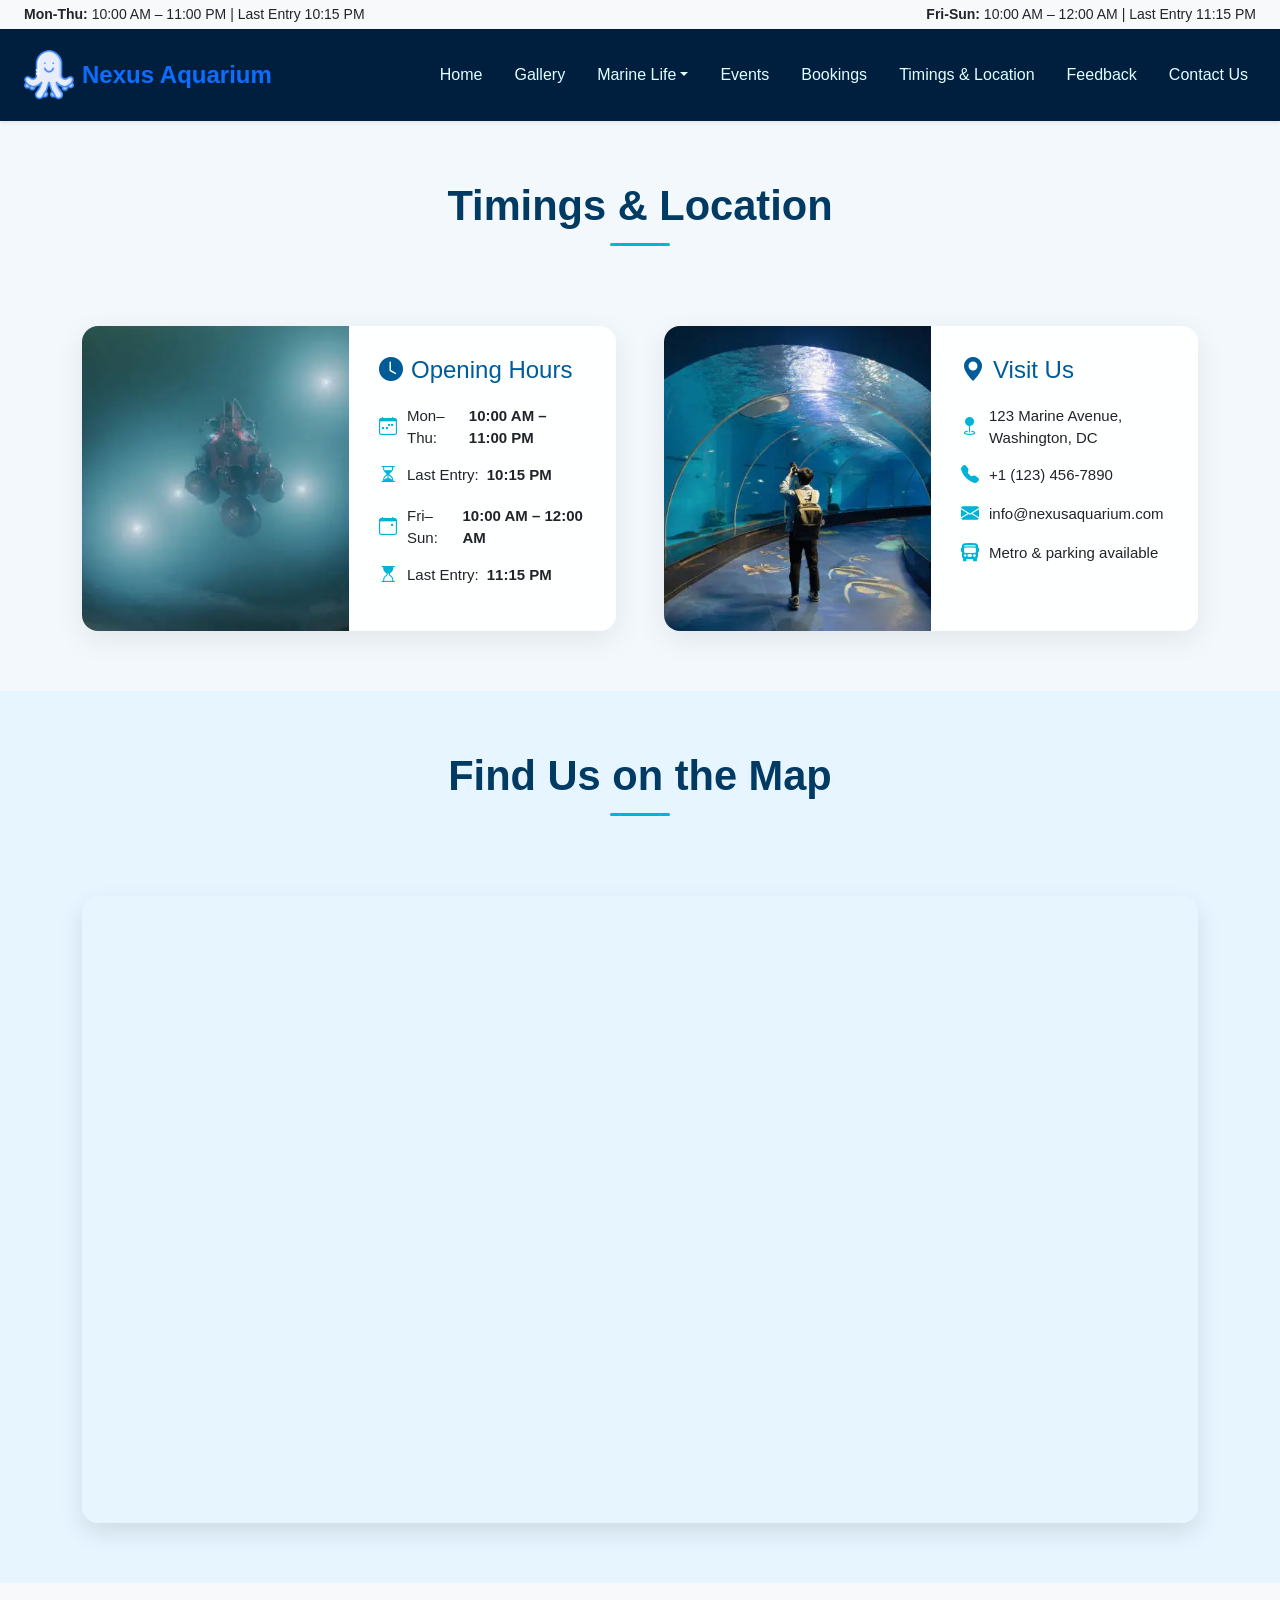
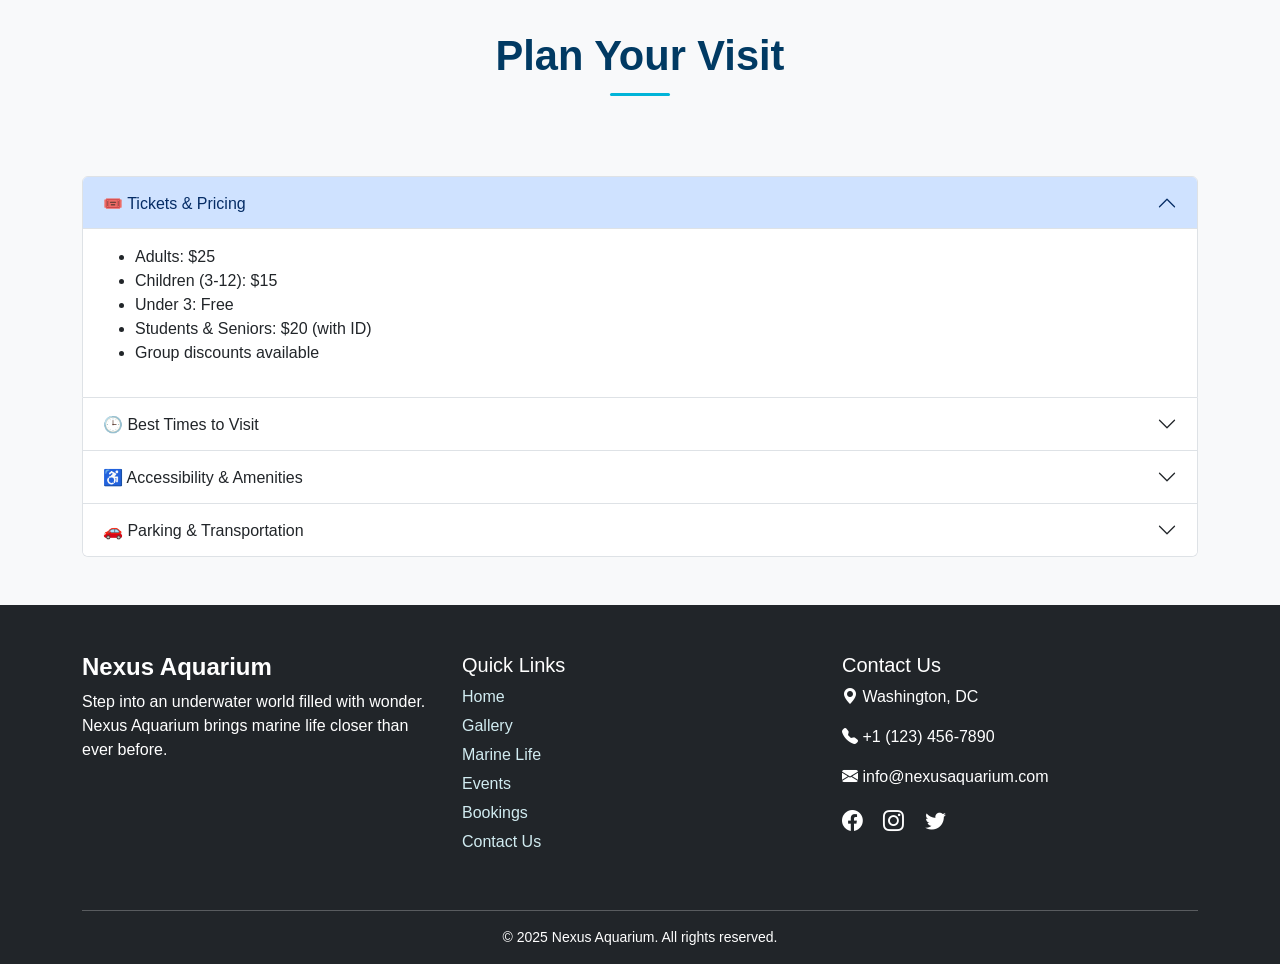
<file: timing-location.html>
<!DOCTYPE html>
<html lang="en">
<head>
  <meta charset="UTF-8" />
  <title>Timings & Location | Nexus Aquarium</title>
  <meta name="viewport" content="width=device-width, initial-scale=1" />
  <link href="https://cdn.jsdelivr.net/npm/bootstrap@5.3.3/dist/css/bootstrap.min.css" rel="stylesheet" />
  <link href="https://cdn.jsdelivr.net/npm/bootstrap-icons@1.10.5/font/bootstrap-icons.css" rel="stylesheet" />
  <link rel="stylesheet" href="style.css" />
  <style>
    body {
      background: #f2f8fb;
      font-family: 'Segoe UI', sans-serif;
    }

    .section-title {
      text-align: center;
      margin-bottom: 60px;
    }

    .section-title h2 {
      color: #013a63;
      font-weight: 700;
      font-size: 2.6rem;
      position: relative;
      display: inline-block;
    }

    .section-title h2::after {
      content: "";
      display: block;
      width: 60px;
      height: 3px;
      background: #00b4d8;
      margin: 12px auto 0;
      border-radius: 10px;
    }

    .info-section {
      padding: 60px 0;
    }

    .info-box {
      background: rgba(255, 255, 255, 0.96);
      border-radius: 16px;
      box-shadow: 0 8px 30px rgba(0, 0, 0, 0.08);
      overflow: hidden;
      transition: transform 0.3s ease;
    }

    .info-box:hover {
      transform: translateY(-5px);
    }

    .info-content {
      padding: 30px;
    }

    .info-content h4 {
      color: #005b99;
      margin-bottom: 20px;
    }

    .info-item {
      display: flex;
      align-items: center;
      margin-bottom: 12px;
      font-size: 15px;
    }

    .info-item i {
      color: #00b4d8;
      margin-right: 10px;
      font-size: 18px;
    }

    .info-img {
      height: 100%;
      object-fit: cover;
      width: 100%;
    }

    .map-container {
      border-radius: 16px;
      overflow: hidden;
      box-shadow: 0 10px 25px rgba(0, 0, 0, 0.1);
    }

    .map-section {
      background: #e6f5ff;
      padding: 60px 20px;
    }
  </style>
</head>
<body>
<!-- Top Bar -->
<div class="topbar d-flex justify-content-between align-items-center px-4 py-1 text-dark small bg-light">
  <div>
    <strong>Mon-Thu:</strong> 10:00 AM – 11:00 PM | Last Entry 10:15 PM
  </div>
  <div>
    <strong>Fri-Sun:</strong> 10:00 AM – 12:00 AM | Last Entry 11:15 PM
  </div>
</div>

<!-- Main Navbar -->
<nav class="navbar navbar-expand-lg navbar-dark custom-navbar shadow-sm py-3">
  <div class="container-fluid px-4">
    <a class="navbar-brand d-flex align-items-center" href="#">
     <img src="./assets/octopus_5517980.png" alt="Logo" class="logo me-2">
      <span class="fw-bold text-primary fs-4">Nexus Aquarium</span>
    </a>
    <button class="navbar-toggler" type="button" data-bs-toggle="collapse" data-bs-target="#navbarMain">
      <span class="navbar-toggler-icon"></span>
    </button>

    <div class="collapse navbar-collapse" id="navbarMain">
      <ul class="navbar-nav ms-auto gap-3">
        <li class="nav-item"><a class="nav-link" href="./index.html">Home</a></li>
        <li class="nav-item"><a class="nav-link" href="./gallery.html">Gallery</a></li>

        <li class="nav-item dropdown">
          <a class="nav-link dropdown-toggle" href="#" role="button" data-bs-toggle="dropdown">Marine Life</a>
          <ul class="dropdown-menu dropdown-menu-light">
            <li><a class="dropdown-item" href="./fish.html">Fish</a></li>
            <li><a class="dropdown-item" href="./mamals.html">Mammals</a></li>
            <li><a class="dropdown-item" href="./reptiles.html">Reptiles</a></li>
            <li><a class="dropdown-item" href="./crustaoceans.html">Crustaceans</a></li>
          </ul>
        </li>

          <li class="nav-item dropdown">
            <a class="nav-link" href="./event.html" role="button" >Events</a>
          </li>

        <li class="nav-item"><a class="nav-link" href="./booking.html">Bookings</a></li>
        <li class="nav-item"><a class="nav-link" href="./timing-location.html">Timings & Location</a></li>
        <li class="nav-item"><a class="nav-link" href="./feedback.html">Feedback</a></li>
        <li class="nav-item"><a class="nav-link" href="./contact-us.html">Contact Us</a></li>
      </ul>
    </div>
  </div>
</nav>
<section class="info-section">
  <div class="container">
    <div class="section-title">
      <h2>Timings & Location</h2>
    </div>

    <div class="row g-5 align-items-stretch">
      <!-- Timings -->
      <div class="col-lg-6">
        <div class="info-box d-flex flex-column flex-md-row h-100">
          <div class="col-md-6 p-0">
            <img src="./assets/underwater.webp" class="info-img" alt="Timings Image">
          </div>
          <div class="col-md-6 info-content">
            <h4><i class="bi bi-clock-fill me-2"></i>Opening Hours</h4>
            <div class="info-item"><i class="bi bi-calendar-week"></i> Mon–Thu: <strong class="ms-2">10:00 AM – 11:00 PM</strong></div>
            <div class="info-item"><i class="bi bi-hourglass-split"></i> Last Entry: <strong class="ms-2">10:15 PM</strong></div>
            <div class="info-item mt-3"><i class="bi bi-calendar-event"></i> Fri–Sun: <strong class="ms-2">10:00 AM – 12:00 AM</strong></div>
            <div class="info-item"><i class="bi bi-hourglass-top"></i> Last Entry: <strong class="ms-2">11:15 PM</strong></div>
          </div>
        </div>
      </div>

      <!-- Location -->
      <div class="col-lg-6">
        <div class="info-box d-flex flex-column flex-md-row h-100">
          <div class="col-md-6 p-0">
            <img src="./assets/aqquruim bg" class="info-img" alt="Location Image">
          </div>
          <div class="col-md-6 info-content">
            <h4><i class="bi bi-geo-alt-fill me-2"></i>Visit Us</h4>
            <div class="info-item"><i class="bi bi-geo-fill"></i> 123 Marine Avenue, Washington, DC</div>
            <div class="info-item"><i class="bi bi-telephone-fill"></i> +1 (123) 456-7890</div>
            <div class="info-item"><i class="bi bi-envelope-fill"></i> info@nexusaquarium.com</div>
            <div class="info-item"><i class="bi bi-bus-front-fill"></i> Metro & parking available</div>
          </div>
        </div>
      </div>
    </div>
  </div>
</section>

<!-- Map Section -->
<section class="map-section">
  <div class="container">
    <div class="section-title">
      <h2>Find Us on the Map</h2>
    </div>
    <div class="map-container ratio ratio-16x9">
      <iframe
        src="https://www.google.com/maps/embed?pb=!1m18!1m12!1m3!1d3105.019389217054!2d-77.03687028464718!3d38.90719217957056!2m3!1f0!2f0!3f0!3m2!1i1024!2i768!4f13.1!3m3!1m2!1s0x0%3A0x123456789!2sNational%20Aquarium!5e0!3m2!1sen!2sus!4v1629909919466"
        width="600"
        height="450"
        style="border:0;"
        allowfullscreen=""
        loading="lazy"
        referrerpolicy="no-referrer-when-downgrade">
      </iframe>
    </div>
  </div>
</section>
<!-- Plan Your Visit Section -->
<section class="visit-section py-5 bg-light">
  <div class="container">
    <div class="section-title">
      <h2>Plan Your Visit</h2>
    </div>
    <div class="accordion" id="visitAccordion">
      <!-- Tickets & Pricing -->
      <div class="accordion-item">
        <h2 class="accordion-header" id="headingTickets">
          <button class="accordion-button" type="button" data-bs-toggle="collapse" data-bs-target="#collapseTickets" aria-expanded="true" aria-controls="collapseTickets">
            🎟️ Tickets & Pricing
          </button>
        </h2>
        <div id="collapseTickets" class="accordion-collapse collapse show" aria-labelledby="headingTickets" data-bs-parent="#visitAccordion">
          <div class="accordion-body">
            <ul>
              <li>Adults: $25</li>
              <li>Children (3-12): $15</li>
              <li>Under 3: Free</li>
              <li>Students & Seniors: $20 (with ID)</li>
              <li>Group discounts available</li>
            </ul>
          </div>
        </div>
      </div>
      <!-- Best Times to Visit -->
      <div class="accordion-item">
        <h2 class="accordion-header" id="headingBestTimes">
          <button class="accordion-button collapsed" type="button" data-bs-toggle="collapse" data-bs-target="#collapseBestTimes" aria-expanded="false" aria-controls="collapseBestTimes">
            🕒 Best Times to Visit
          </button>
        </h2>
        <div id="collapseBestTimes" class="accordion-collapse collapse" aria-labelledby="headingBestTimes" data-bs-parent="#visitAccordion">
          <div class="accordion-body">
            <p>For a more relaxed experience, consider visiting:</p>
            <ul>
              <li>Weekdays: Early mornings or late afternoons</li>
              <li>Weekends: Arrive before 11:00 AM to avoid peak hours</li>
            </ul>
          </div>
        </div>
      </div>
      <!-- Accessibility & Amenities -->
      <div class="accordion-item">
        <h2 class="accordion-header" id="headingAccessibility">
          <button class="accordion-button collapsed" type="button" data-bs-toggle="collapse" data-bs-target="#collapseAccessibility" aria-expanded="false" aria-controls="collapseAccessibility">
            ♿ Accessibility & Amenities
          </button>
        </h2>
        <div id="collapseAccessibility" class="accordion-collapse collapse" aria-labelledby="headingAccessibility" data-bs-parent="#visitAccordion">
          <div class="accordion-body">
            <ul>
              <li>Wheelchair accessible entrances and pathways</li>
              <li>On-site café offering a variety of refreshments</li>
              <li>Gift shop with souvenirs and educational materials</li>
              <li>Restrooms equipped with baby changing stations</li>
              <li>Free Wi-Fi throughout the facility</li>
            </ul>
          </div>
        </div>
      </div>
      <!-- Parking & Transportation -->
      <div class="accordion-item">
        <h2 class="accordion-header" id="headingParking">
          <button class="accordion-button collapsed" type="button" data-bs-toggle="collapse" data-bs-target="#collapseParking" aria-expanded="false" aria-controls="collapseParking">
            🚗 Parking & Transportation
          </button>
        </h2>
        <div id="collapseParking" class="accordion-collapse collapse" aria-labelledby="headingParking" data-bs-parent="#visitAccordion">
          <div class="accordion-body">
            <ul>
              <li>On-site parking garage with hourly rates</li>
              <li>Accessible via Metro Line Blue – Marine Ave Station</li>
              <li>Bike racks available near the main entrance</li>
              <li>Ride-sharing drop-off zone located at the front gate</li>
            </ul>
          </div>
        </div>
      </div>
    </div>
  </div>
</section>

<!-- Footer -->
<footer class="footer-section bg-dark text-white pt-5 pb-3">
  <div class="container">
    <div class="row">
      <!-- Logo & About -->
      <div class="col-md-4 mb-4">
        <h4 class="fw-bold">Nexus Aquarium</h4>
        <p>Step into an underwater world filled with wonder. Nexus Aquarium brings marine life closer than ever before.</p>
      </div>

      <!-- Quick Links -->
      <div class="col-md-4 mb-4">
        <h5>Quick Links</h5>
        <ul class="list-unstyled">
          <li><a href="#" class="footer-link">Home</a></li>
          <li><a href="#" class="footer-link">Gallery</a></li>
          <li><a href="#" class="footer-link">Marine Life</a></li>
          <li><a href="#" class="footer-link">Events</a></li>
          <li><a href="#" class="footer-link">Bookings</a></li>
          <li><a href="#" class="footer-link">Contact Us</a></li>
        </ul>
      </div>

      <!-- Contact Info -->
      <div class="col-md-4 mb-4">
        <h5>Contact Us</h5>
        <p><i class="bi bi-geo-alt-fill"></i> Washington, DC</p>
        <p><i class="bi bi-telephone-fill"></i> +1 (123) 456-7890</p>
        <p><i class="bi bi-envelope-fill"></i> info@nexusaquarium.com</p>
        <div class="social-icons mt-3">
          <a href="#"><i class="bi bi-facebook text-white me-3"></i></a>
          <a href="#"><i class="bi bi-instagram text-white me-3"></i></a>
          <a href="#"><i class="bi bi-twitter text-white"></i></a>
        </div>
      </div>
    </div>

    <hr class="bg-light" />
    <div class="text-center small">
      &copy; 2025 Nexus Aquarium. All rights reserved.
    </div>
  </div>
</footer>


<script src="https://cdn.jsdelivr.net/npm/bootstrap@5.3.3/dist/js/bootstrap.bundle.min.js"></script>
</body>
</html>
</file>
<file: style.css>
body {
  font-family: 'Segoe UI', sans-serif;
  background-color: #e0ffff;
}

.logo {
  height: 50px;
}

.navbar-nav .nav-link {
  font-weight: 500;
  color: #013243 !important;
  transition: color 0.2s;
  
}

.navbar-nav .nav-link:hover {
  color: #00ced1 !important;
}

.dropdown-menu {
  border-radius: 8px;
  box-shadow: 0 6px 12px rgba(0, 0, 0, 0.1);
}

.dropdown-item:hover {
  background-color: #00ced1;
  color: white;
}
.custom-navbar {
  background-color: #001f3f; /* Dark ocean blue */
}

.navbar-nav .nav-link {
  color: #e0ffff !important; /* Light cyan */
  font-weight: 500;
  transition: color 0.2s ease;
}

.navbar-nav .nav-link:hover {
  color: #00ced1 !important; /* Aqua hover */
}

.navbar-brand {
  color: #ffffff !important;
  font-weight: bold;

}

.navbar-toggler {
  border-color: #e0ffff;
}

.navbar-toggler-icon {
  background-image: url("data:image/svg+xml,%3csvg xmlns='http://www.w3.org/2000/svg' fill='%23e0ffff' viewBox='0 0 30 30'%3e%3cpath stroke='rgba(224,255,255, 0.7)' stroke-width='2' d='M4 7h22M4 15h22M4 23h22'/%3e%3c/svg%3e");
}

.hero-section {
  position: relative;
  height: 100vh;
  background: url('./assets/pexels-jeswin-792643.jpg') no-repeat center center/cover;
  z-index: 1;
}

.hero-section .overlay {
  position: absolute;
  top: 0;
  left: 0;
  height: 100%;
  width: 100%;
  background-color: rgba(0, 31, 63, 0.6); /* dark blue overlay */
  z-index: 2;
}

.hero-content {
  z-index: 3;
  max-width: 700px;
}

.hero-section h1,
.hero-section p {
  color: white;
}
.marine-life-section h2 {
  font-size: 2.5rem;
}

.marine-life-section p {
  max-width: 600px;
  margin: 0 auto;
  font-size: 1.1rem;
  color: #013243;
}
.footer-link {
  color: #d1ecf1;
  text-decoration: none;
  display: block;
  margin-bottom: 5px;
  transition: color 0.2s;
}

.footer-link:hover {
  color: #00ced1;
}

.social-icons i {
  font-size: 1.3rem;
  transition: color 0.2s;
}

.social-icons i:hover {
  color: #00ced1;
}
.fish-section {
  transition: transform 0.3s ease, box-shadow 0.3s ease;
}

.fish-section:hover {
  transform: translateY(-5px);
}

.hover-fade img {
  transition: transform 0.4s ease, filter 0.4s ease;
}

.hover-fade:hover img {
  transform: scale(1.03);
  filter: brightness(1.1);
}

.mammals-section {
  padding: 60px 20px;
  max-width: 1200px;
  margin: auto;
}

.mammals-section h2 {
  text-align: center;
  color: #013243;
  margin-bottom: 50px;
  font-size: 2.5rem;
}

.mammal-row {
  display: flex;
  align-items: center;
  margin-bottom: 60px;
  background: #eafaff;
  border-radius: 15px;
  overflow: hidden;
  transition: transform 0.3s ease;
}

.mammal-row:hover {
  transform: translateY(-5px);
}

.mammal-row.reverse {
  flex-direction: row-reverse;
}

.mammal-image {
  flex: 1;
}

.mammal-image img {
  width: 100%;
  height: 100%;
  object-fit: cover;
  max-height: 300px;
  display: block;
}

.mammal-text {
  flex: 1;
  padding: 30px;
}

.mammal-text h3 {
  color: #005b99;
  font-size: 1.8rem;
  margin-bottom: 15px;
}

.mammal-text p {
  font-size: 1rem;
  color: #333;
}

.tag {
  display: inline-block;
  margin-top: 10px;
  padding: 5px 12px;
  background-color: #00c4cc;
  color: #fff;
  border-radius: 20px;
  font-size: 0.85rem;
}

/* Responsive */
@media (max-width: 768px) {
  .mammal-row,
  .mammal-row.reverse {
    flex-direction: column;
  }

  .mammal-image img {
    max-height: 250px;
  }

  .mammal-text {
    text-align: center;
  }
}

/* ========== */

.cru-section {
  padding: 60px 20px;
  max-width: 1200px;
  margin: auto;
}

.reptile-section h2 {
  text-align: center;
  color: #013243;
  margin-bottom: 50px;
  font-size: 2.5rem;
}

.reptile-row {
  display: flex;
  align-items: center;
  margin-bottom: 60px;
  background: #eafaff;
  border-radius: 15px;
  overflow: hidden;
  transition: transform 0.3s ease;
}

.reptile-row:hover {
  transform: translateY(-5px);
}

.reptile-row.reverse {
  flex-direction: row-reverse;
}

.reptile-image {
  flex: 1;
}

.reptile-image img {
  width: 100%;
  height: 100%;
  object-fit: cover;
  max-height: 300px;
  display: block;
}

.reptile-text {
  flex: 1;
  padding: 30px;
}

.reptile-text h3 {
  color: #005b99;
  font-size: 1.8rem;
  margin-bottom: 15px;
}

.reptile-text p {
  font-size: 1rem;
  color: #333;
}

.tag {
  display: inline-block;
  margin-top: 10px;
  padding: 5px 12px;
  background-color: #00c4cc;
  color: #fff;
  border-radius: 20px;
  font-size: 0.85rem;
}

/* Responsive */
@media (max-width: 768px) {
  .reptile-row,
  .reptile-row.reverse {
    flex-direction: column;
  }

  .reptile-image img {
    max-height: 250px;
  }

  .reptile-text {
    text-align: center;
  }
}

/* ================ */


.crustaocean-section {
  padding: 60px 20px;
  max-width: 1200px;
  margin: auto;
}

.crustaocean-section h2 {
  text-align: center;
  color: #013243;
  margin-bottom: 50px;
  font-size: 2.5rem;
}

.crustaocean-row {
  display: flex;
  align-items: center;
  margin-bottom: 60px;
  background: #eafaff;
  border-radius: 15px;
  overflow: hidden;
  transition: transform 0.3s ease;
}

.crustaocean-row:hover {
  transform: translateY(-5px);
}

.crustaocean-row.reverse {
  flex-direction: row-reverse;
}

.crustaocean-image {
  flex: 1;
}

.crustaocean-image img {
  width: 100%;
  height: 100%;
  object-fit: cover;
  max-height: 300px;
  display: block;
}

.crustaocean-text {
  flex: 1;
  padding: 30px;
}

.crustaocean-text h3 {
  color: #005b99;
  font-size: 1.8rem;
  margin-bottom: 15px;
}

.crustaocean-text p {
  font-size: 1rem;
  color: #333;
}

.tag {
  display: inline-block;
  margin-top: 10px;
  padding: 5px 12px;
  background-color: #00c4cc;
  color: #fff;
  border-radius: 20px;
  font-size: 0.85rem;
}

/* Responsive */
@media (max-width: 768px) {
  .crustaocean-row,
  .crustaocean-row.reverse {
    flex-direction: column;
  }

  .crustocean-image img {
    max-height: 250px;
  }

  .crustaocean-text {
    text-align: center;
  }
}



.form-container {
  background-color:#013243;
  color: white;
  padding: 30px;
  border-radius: 10px;
  width: 100%;
  max-width: 400px;
  box-shadow: 0 0 15px rgba(0, 0, 0, 0.3);
  justify-content: center;
  align-items: center;
  margin: 25px; 
}

h2 {
  text-align: center;
  margin-bottom: 20px;
}

form label {
  display: block;
  margin: 10px 0 5px;
}

form input,
form textarea {
  width: 100%;
  padding: 10px;
  border: none;
  border-radius: 5px;
  margin-bottom: 15px;
}

form button {
  width: 100%;
  padding: 10px;
  background-color: white;
  color: #013243;
  font-weight: bold;
  border: none;
  border-radius: 5px;
  cursor: pointer;
  transition: 0.3s;
}

form button:hover {
  background-color: #e6e6e6;
}
</file>
